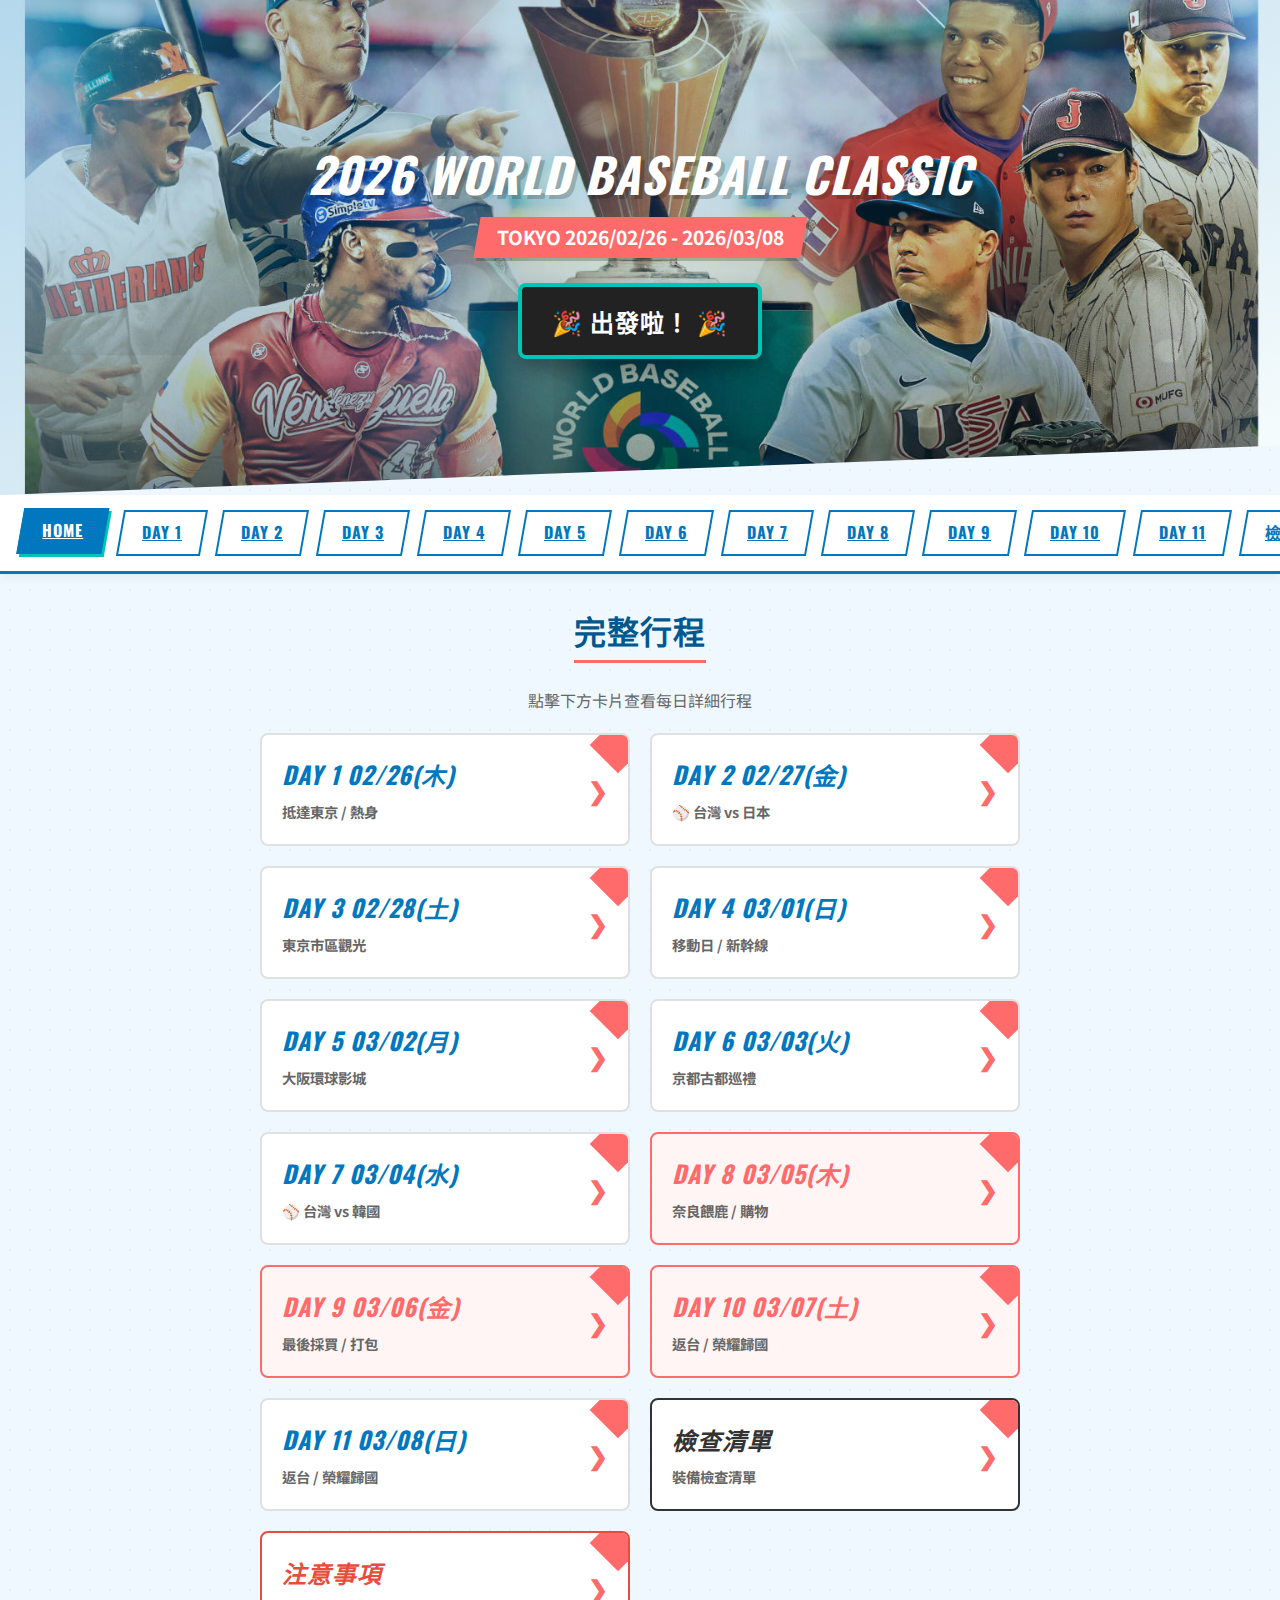
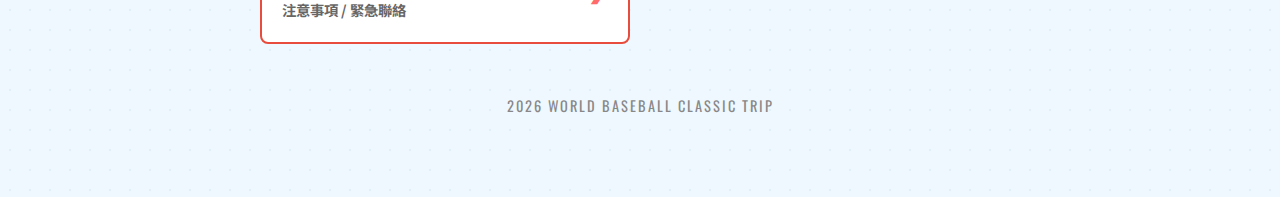
<file: index.html>
<!doctype html>
<html lang="zh-TW">
  <head>
    <meta charset="UTF-8" />
    <meta name="viewport" content="width=device-width, initial-scale=1.0" />
    <title>WBC 2026 - HOME</title>
    <link
      href="https://fonts.googleapis.com/css2?family=Oswald:wght@400;500;700&family=Noto+Sans+TC:wght@400;700&display=swap"
      rel="stylesheet"
    />
    <link rel="stylesheet" href="css/style.css" />
  </head>
  <body>
    <header>
      <h1>2026 WORLD BASEBALL CLASSIC</h1>
      <div class="tagline"><span>TOKYO 2026/02/26 - 2026/03/08</span></div>

      <div id="countdown-box">
        <p>GAME START IN</p>
        <div class="timer">
          <div><span id="days">00</span><small>DAYS</small></div>
          <div><span id="hours">00</span><small>HRS</small></div>
          <div><span id="minutes">00</span><small>MINS</small></div>
          <div><span id="seconds">00</span><small>SECS</small></div>
        </div>
      </div>
    </header>

    <div class="nav-container">
      <div class="nav-wrapper">
        <a href="index.html" class="tab-btn active"><span>HOME</span></a>
        <a href="page/day1.html" class="tab-btn"><span>DAY 1</span></a>
        <a href="page/day2.html" class="tab-btn"><span>DAY 2</span></a>
        <a href="page/day3.html" class="tab-btn"><span>DAY 3</span></a>
        <a href="page/day4.html" class="tab-btn"><span>DAY 4</span></a>
        <a href="page/day5.html" class="tab-btn"><span>DAY 5</span></a>
        <a href="page/day6.html" class="tab-btn"><span>DAY 6</span></a>
        <a href="page/day7.html" class="tab-btn"><span>DAY 7</span></a>
        <a href="page/day8.html" class="tab-btn"><span>DAY 8</span></a>
        <a href="page/day9.html" class="tab-btn"><span>DAY 9</span></a>
        <a href="page/day10.html" class="tab-btn"><span>DAY 10</span></a>
        <a href="page/day11.html" class="tab-btn"><span>DAY 11</span></a>
        <a href="page/gear.html" class="tab-btn"><span>檢查清單</span></a>
        <a href="page/notes.html" class="tab-btn"><span>注意事項</span></a>
      </div>
    </div>

    <div class="container">
      <h2 class="section-title">完整行程</h2>
      <p class="section-desc">點擊下方卡片查看每日詳細行程</p>

      <div class="dashboard-grid">
        <a href="page/day1.html" class="schedule-card">
          <div class="sc-left">
            <h3>DAY 1 02/26(木)</h3>
            <span>抵達東京 / 熱身</span>
          </div>
          <div class="sc-arrow">❯</div>
        </a>

        <a href="page/day2.html" class="schedule-card">
          <div class="sc-left">
            <h3>DAY 2 02/27(金)</h3>
            <span>⚾️ 台灣 vs 日本</span>
          </div>
          <div class="sc-arrow">❯</div>
        </a>

        <a href="page/day3.html" class="schedule-card">
          <div class="sc-left">
            <h3>DAY 3 02/28(土)</h3>
            <span>東京市區觀光</span>
          </div>
          <div class="sc-arrow">❯</div>
        </a>

        <a href="page/day4.html" class="schedule-card">
          <div class="sc-left">
            <h3>DAY 4 03/01(日)</h3>
            <span>移動日 / 新幹線</span>
          </div>
          <div class="sc-arrow">❯</div>
        </a>

        <a href="page/day5.html" class="schedule-card">
          <div class="sc-left">
            <h3>DAY 5 03/02(月)</h3>
            <span>大阪環球影城</span>
          </div>
          <div class="sc-arrow">❯</div>
        </a>

        <a href="page/day6.html" class="schedule-card">
          <div class="sc-left">
            <h3>DAY 6 03/03(火)</h3>
            <span>京都古都巡禮</span>
          </div>
          <div class="sc-arrow">❯</div>
        </a>

        <a href="page/day7.html" class="schedule-card">
          <div class="sc-left">
            <h3>DAY 7 03/04(水)</h3>
            <span>⚾️ 台灣 vs 韓國</span>
          </div>
          <div class="sc-arrow">❯</div>
        </a>

        <a href="page/day8.html" class="schedule-card game-day">
          <div class="sc-left">
            <h3>DAY 8 03/05(木)</h3>
            <span>奈良餵鹿 / 購物</span>
          </div>
          <div class="sc-arrow">❯</div>
        </a>

        <a href="page/day9.html" class="schedule-card game-day">
          <div class="sc-left">
            <h3>DAY 9 03/06(金)</h3>
            <span>最後採買 / 打包</span>
          </div>
          <div class="sc-arrow">❯</div>
        </a>

        <a href="page/day10.html" class="schedule-card game-day">
          <div class="sc-left">
            <h3>DAY 10 03/07(土)</h3>
            <span>返台 / 榮耀歸國</span>
          </div>
          <div class="sc-arrow">❯</div>
        </a>

        <a href="page/day11.html" class="schedule-card">
          <div class="sc-left">
            <h3>DAY 11 03/08(日)</h3>
            <span>返台 / 榮耀歸國</span>
          </div>
          <div class="sc-arrow">❯</div>
        </a>

        <a href="page/gear.html" class="schedule-card" style="border-color: #333">
          <div class="sc-left">
            <h3 style="color: #333">檢查清單</h3>
            <span>裝備檢查清單</span>
          </div>
          <div class="sc-arrow">❯</div>
        </a>

        <a
          href="page/notes.html"
          class="schedule-card"
          style="border-color: #e74c3c"
        >
          <div class="sc-left">
            <h3 style="color: #e74c3c">注意事項</h3>
            <span>注意事項 / 緊急聯絡</span>
          </div>
          <div class="sc-arrow">❯</div>
        </a>
      </div>
    </div>

    <footer>
      <p>2026 WORLD BASEBALL CLASSIC TRIP</p>
    </footer>

    <script src="js/script.js"></script>
  </body>
</html>
</file>
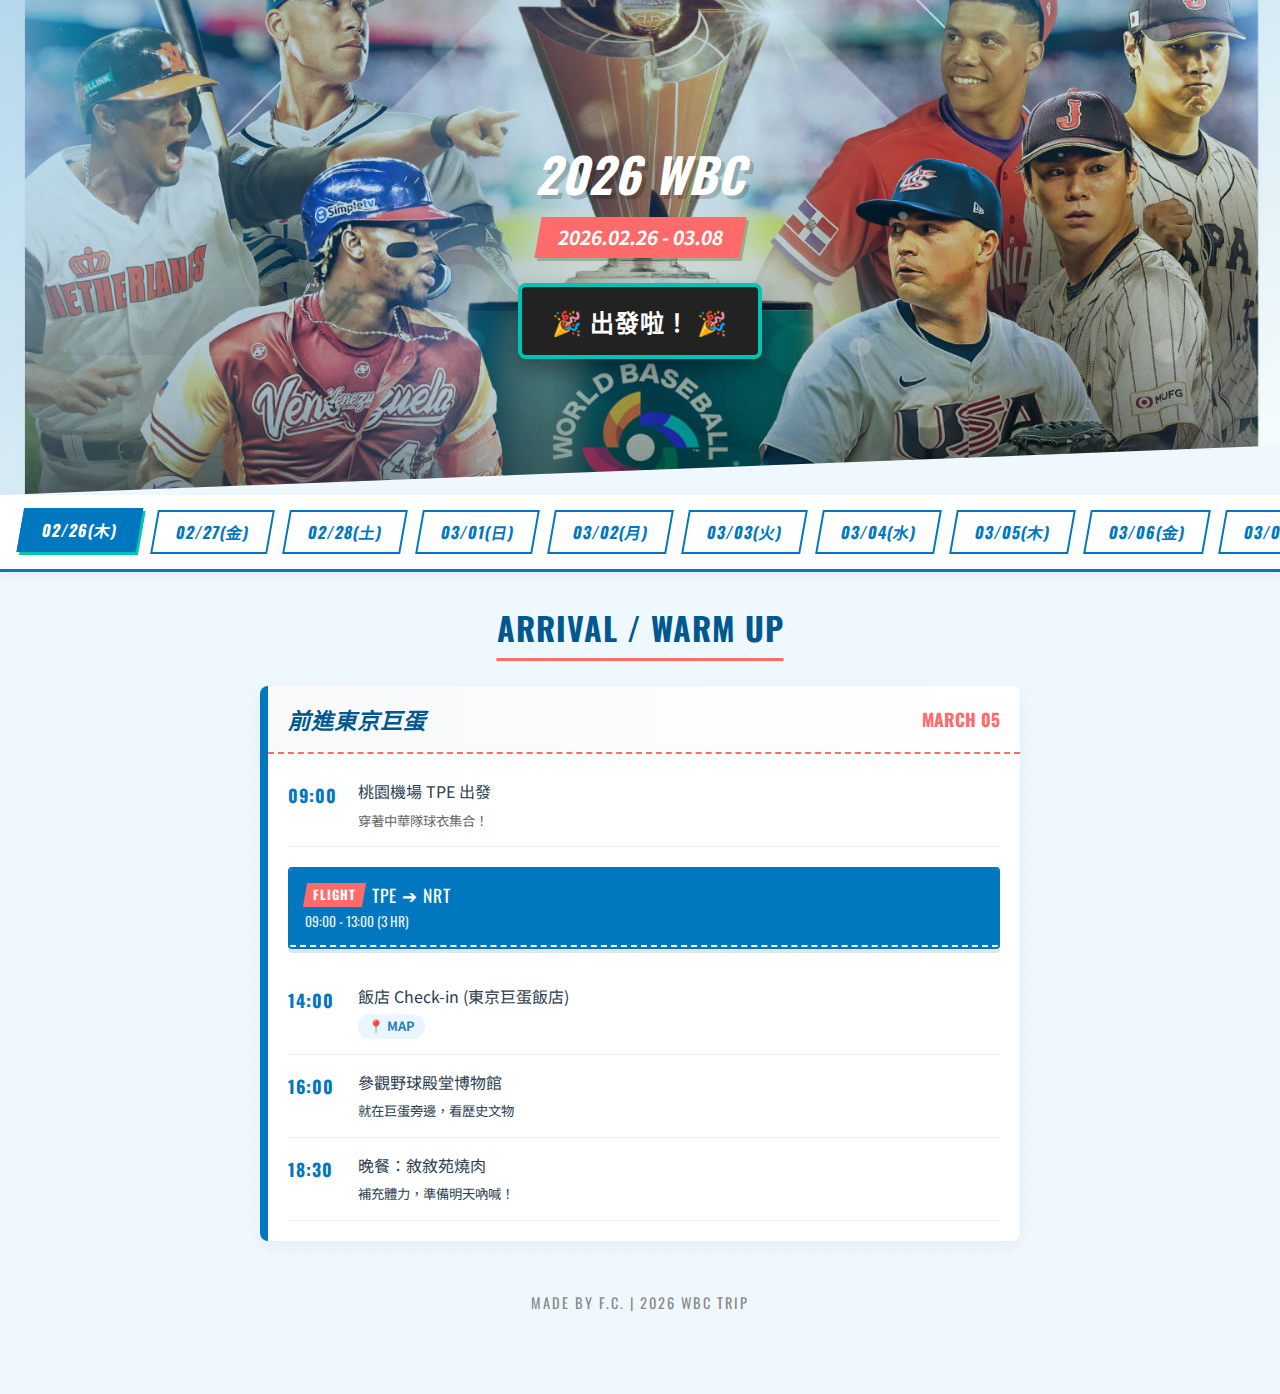
<file: index1.html>
<!doctype html>
<html lang="zh-TW">
  <head>
    <meta charset="UTF-8" />
    <meta name="viewport" content="width=device-width, initial-scale=1.0" />
    <title>2026 WBC</title>
    <link
      href="https://fonts.googleapis.com/css2?family=Oswald:wght@400;500;700&family=Noto+Sans+TC:wght@400;700&display=swap"
      rel="stylesheet"
    />
    <link rel="stylesheet" type="text/css" href="css/style.css" />
  </head>
  <body>
    <header>
      <h1>2026 WBC</h1>
      <div class="tagline">2026.02.26 - 03.08</div>
      <div id="countdown-box">
        <p>距離出發還有：</p>
        <div class="timer">
          <div><span id="days">00</span><small>DAYS</small></div>
          <div><span id="hours">00</span><small>HRS</small></div>
          <div><span id="minutes">00</span><small>MINS</small></div>
          <div><span id="seconds">00</span><small>SECS</small></div>
        </div>
      </div>
    </header>

    <div class="nav-container">
      <div class="nav-wrapper">
        <button class="tab-btn active" onclick="openTab('day1')">
          02/26(木)
        </button>
        <button class="tab-btn" onclick="openTab('day2')">02/27(金)</button>
        <button class="tab-btn" onclick="openTab('day3')">02/28(土)</button>
        <button class="tab-btn" onclick="openTab('day4')">03/01(日)</button>
        <button class="tab-btn" onclick="openTab('day5')">03/02(月)</button>
        <button class="tab-btn" onclick="openTab('day6')">03/03(火)</button>
        <button class="tab-btn" onclick="openTab('day7')">03/04(水)</button>
        <button class="tab-btn" onclick="openTab('day8')">03/05(木)</button>
        <button class="tab-btn" onclick="openTab('day9')">03/06(金)</button>
        <button class="tab-btn" onclick="openTab('day10')">
          03/07(土)
        </button>
        <button class="tab-btn" onclick="openTab('day11')">
          03/08(日)
        </button>
        <button class="tab-btn" onclick="openTab('gear')">
          🎒 檢查清單
        </button>
        <button class="tab-btn" onclick="openTab('notes')">
          ⚠️ 注意事項
        </button>
      </div>
    </div>

    <div class="container">
      <div id="day1" class="tab-content active">
        <h2 class="section-title">ARRIVAL / WARM UP</h2>
        <div class="day-card">
          <div class="day-header">
            <h3>前進東京巨蛋</h3>
            <span>MARCH 05</span>
          </div>
          <div class="day-body">
            <ul class="activity-list">
              <li class="activity">
                <span class="time">09:00</span>
                <div class="detail-wrapper">
                  <span>桃園機場 TPE 出發</span>
                  <small style="color: #666">穿著中華隊球衣集合！</small>
                </div>
              </li>

              <div class="wbc-transit-card">
                <div class="wbc-transit-header" onclick="toggleTransit(this)">
                  <div class="wbc-th-left">
                    <div class="wbc-th-route">
                      <div class="wbc-tag"><span>FLIGHT</span></div>
                      TPE ➔ NRT
                    </div>
                    <div class="wbc-th-time">09:00 - 13:00 (3 HR)</div>
                  </div>
                  <div
                    style="
                      font-size: 1.2rem;
                      transform: rotate(90deg) scaleX(0.8);
                    "
                  >
                  </div>
                </div>

                <div class="wbc-transit-body">
                  <div class="wbc-timeline">
                    <div class="wbc-row">
                      <div class="wbc-time">09:00</div>
                      <div class="wbc-line-col">
                        <div class="wbc-base-dot"></div>
                        <div class="wbc-stitch-line"></div>
                      </div>
                      <div class="wbc-content">
                        <div class="wbc-station">桃園機場 TPE</div>
                        <div class="wbc-info">
                          <strong>星宇航空 JX800</strong><br />
                          球衣穿好，準備出發！
                        </div>
                      </div>
                    </div>

                    <div class="wbc-row">
                      <div class="wbc-time">13:00</div>
                      <div class="wbc-line-col">
                        <div
                          class="wbc-base-dot"
                          style="background: var(--accent-color)"
                        ></div>
                      </div>
                      <div class="wbc-content">
                        <div class="wbc-station">東京成田 NRT</div>
                        <div class="wbc-info">抵達日本！前往領取 JR Pass</div>
                      </div>
                    </div>
                  </div>

                  <div class="wbc-cost">
                    <span>TICKET INFO</span>
                    <span style="color: var(--secondary-color)"
                      >已開票 / PAID</span
                    >
                  </div>
                </div>
              </div>

              <li class="activity">
                <span class="time">14:00</span>
                <div class="detail-wrapper">
                  <span>飯店 Check-in (東京巨蛋飯店)</span>
                  <a href="#" class="location-badge">📍 MAP</a>
                </div>
              </li>
              <li class="activity">
                <span class="time">16:00</span>
                <div class="detail-wrapper">
                  <span>參觀野球殿堂博物館</span>
                  <small>就在巨蛋旁邊，看歷史文物</small>
                </div>
              </li>
              <li class="activity">
                <span class="time">18:30</span>
                <div class="detail-wrapper">
                  <span>晚餐：敘敘苑燒肉</span>
                  <small>補充體力，準備明天吶喊！</small>
                </div>
              </li>
            </ul>
          </div>
        </div>
      </div>

      <div id="day2" class="tab-content">
        <h2 class="section-title">GAME DAY / PLAY BALL</h2>
        <div class="day-card" style="border-left-color: var(--secondary-color)">
          <div class="day-header">
            <h3>中華隊 vs 日本隊</h3>
            <span style="color: var(--secondary-color)">MARCH 06</span>
          </div>
          <div class="day-body">
            <ul class="activity-list">
              <li class="activity">
                <span class="time">14:00</span>
                <div class="detail-wrapper">
                  <span>前往東京巨蛋 (Tokyo Dome)</span>
                  <small style="color: var(--primary-color); font-weight: bold"
                    >★ 記得帶國旗、應援毛巾</small
                  >
                  <a href="#" class="location-badge">📍 DOME MAP</a>
                </div>
              </li>
              <li class="activity">
                <span class="time">16:00</span>
                <div class="detail-wrapper">
                  <span>賽前練習觀看 / 買周邊</span>
                  <small>官方商店 (WBC Official Store)</small>
                </div>
              </li>
              <li class="activity">
                <span
                  class="time"
                  style="color: var(--secondary-color); font-size: 1.4rem"
                  >18:00</span
                >
                <div class="detail-wrapper">
                  <span
                    style="
                      font-size: 1.2rem;
                      font-weight: bold;
                      color: var(--primary-dark);
                    "
                    >PLAY BALL ! 比賽開始</span
                  >
                  <small>全力應援！Team Taiwan！</small>
                </div>
              </li>
              <li class="activity">
                <span class="time">22:00</span>
                <div class="detail-wrapper">
                  <span>賽後居酒屋慶功</span>
                  <small>水道橋附近</small>
                </div>
              </li>
            </ul>
          </div>
        </div>
      </div>

      <div id="day3" class="tab-content">
        <h2 class="section-title">CITY TOUR</h2>
        <div class="day-card">
          <div class="day-header">
            <h3>東京散策</h3>
            <span>MARCH 07</span>
          </div>
          <div class="day-body">
            <ul class="activity-list">
              <li class="activity">
                <span class="time">10:00</span>
                <div class="detail-wrapper">
                  <span>明治神宮參拜</span>
                  <small>祈求中華隊晉級</small>
                </div>
              </li>
              <li class="activity">
                <span class="time">12:00</span>
                <div class="detail-wrapper">
                  <span>澀谷 SHIBUYA SKY</span>
                  <a href="#" class="location-badge">📍 VIEW</a>
                </div>
              </li>
              <li class="activity">
                <span class="time">15:00</span>
                <div class="detail-wrapper">
                  <span>Mizuno / SSK 旗艦店採購</span>
                  <small>御茶水運動用品街</small>
                </div>
              </li>
            </ul>
          </div>
        </div>
      </div>

      <div id="day4" class="tab-content">
        <h2 class="section-title">CITY TOUR</h2>
        <div class="day-card">
          <div class="day-header">
            <h3>東京散策</h3>
            <span>MARCH 07</span>
          </div>
          <div class="day-body">
            <ul class="activity-list">
              <li class="activity">
                <span class="time">10:00</span>
                <div class="detail-wrapper">
                  <span>明治神宮參拜</span>
                  <small>祈求中華隊晉級</small>
                </div>
              </li>
              <li class="activity">
                <span class="time">12:00</span>
                <div class="detail-wrapper">
                  <span>澀谷 SHIBUYA SKY</span>
                  <a href="#" class="location-badge">📍 VIEW</a>
                </div>
              </li>
              <li class="activity">
                <span class="time">15:00</span>
                <div class="detail-wrapper">
                  <span>Mizuno / SSK 旗艦店採購</span>
                  <small>御茶水運動用品街</small>
                </div>
              </li>
            </ul>
          </div>
        </div>
      </div>

      <div id="day5" class="tab-content">
        <h2 class="section-title">CITY TOUR</h2>
        <div class="day-card">
          <div class="day-header">
            <h3>東京散策</h3>
            <span>MARCH 07</span>
          </div>
          <div class="day-body">
            <ul class="activity-list">
              <li class="activity">
                <span class="time">10:00</span>
                <div class="detail-wrapper">
                  <span>明治神宮參拜</span>
                  <small>祈求中華隊晉級</small>
                </div>
              </li>
              <li class="activity">
                <span class="time">12:00</span>
                <div class="detail-wrapper">
                  <span>澀谷 SHIBUYA SKY</span>
                  <a href="#" class="location-badge">📍 VIEW</a>
                </div>
              </li>
              <li class="activity">
                <span class="time">15:00</span>
                <div class="detail-wrapper">
                  <span>Mizuno / SSK 旗艦店採購</span>
                  <small>御茶水運動用品街</small>
                </div>
              </li>
            </ul>
          </div>
        </div>
      </div>

      <div id="day6" class="tab-content">
        <h2 class="section-title">CITY TOUR</h2>
        <div class="day-card">
          <div class="day-header">
            <h3>東京散策</h3>
            <span>MARCH 07</span>
          </div>
          <div class="day-body">
            <ul class="activity-list">
              <li class="activity">
                <span class="time">10:00</span>
                <div class="detail-wrapper">
                  <span>明治神宮參拜</span>
                  <small>祈求中華隊晉級</small>
                </div>
              </li>
              <li class="activity">
                <span class="time">12:00</span>
                <div class="detail-wrapper">
                  <span>澀谷 SHIBUYA SKY</span>
                  <a href="#" class="location-badge">📍 VIEW</a>
                </div>
              </li>
              <li class="activity">
                <span class="time">15:00</span>
                <div class="detail-wrapper">
                  <span>Mizuno / SSK 旗艦店採購</span>
                  <small>御茶水運動用品街</small>
                </div>
              </li>
            </ul>
          </div>
        </div>
      </div>

      <div id="day7" class="tab-content">
        <h2 class="section-title">CITY TOUR</h2>
        <div class="day-card">
          <div class="day-header">
            <h3>東京散策</h3>
            <span>MARCH 07</span>
          </div>
          <div class="day-body">
            <ul class="activity-list">
              <li class="activity">
                <span class="time">10:00</span>
                <div class="detail-wrapper">
                  <span>明治神宮參拜</span>
                  <small>祈求中華隊晉級</small>
                </div>
              </li>
              <li class="activity">
                <span class="time">12:00</span>
                <div class="detail-wrapper">
                  <span>澀谷 SHIBUYA SKY</span>
                  <a href="#" class="location-badge">📍 VIEW</a>
                </div>
              </li>
              <li class="activity">
                <span class="time">15:00</span>
                <div class="detail-wrapper">
                  <span>Mizuno / SSK 旗艦店採購</span>
                  <small>御茶水運動用品街</small>
                </div>
              </li>
            </ul>
          </div>
        </div>
      </div>

      <div id="day8" class="tab-content">
        <h2 class="section-title">CITY TOUR</h2>
        <div class="day-card">
          <div class="day-header">
            <h3>東京散策</h3>
            <span>MARCH 07</span>
          </div>
          <div class="day-body">
            <ul class="activity-list">
              <li class="activity">
                <span class="time">10:00</span>
                <div class="detail-wrapper">
                  <span>明治神宮參拜</span>
                  <small>祈求中華隊晉級</small>
                </div>
              </li>
              <li class="activity">
                <span class="time">12:00</span>
                <div class="detail-wrapper">
                  <span>澀谷 SHIBUYA SKY</span>
                  <a href="#" class="location-badge">📍 VIEW</a>
                </div>
              </li>
              <li class="activity">
                <span class="time">15:00</span>
                <div class="detail-wrapper">
                  <span>Mizuno / SSK 旗艦店採購</span>
                  <small>御茶水運動用品街</small>
                </div>
              </li>
            </ul>
          </div>
        </div>
      </div>

      <div id="day9" class="tab-content">
        <h2 class="section-title">CITY TOUR</h2>
        <div class="day-card">
          <div class="day-header">
            <h3>東京散策</h3>
            <span>MARCH 07</span>
          </div>
          <div class="day-body">
            <ul class="activity-list">
              <li class="activity">
                <span class="time">10:00</span>
                <div class="detail-wrapper">
                  <span>明治神宮參拜</span>
                  <small>祈求中華隊晉級</small>
                </div>
              </li>
              <li class="activity">
                <span class="time">12:00</span>
                <div class="detail-wrapper">
                  <span>澀谷 SHIBUYA SKY</span>
                  <a href="#" class="location-badge">📍 VIEW</a>
                </div>
              </li>
              <li class="activity">
                <span class="time">15:00</span>
                <div class="detail-wrapper">
                  <span>Mizuno / SSK 旗艦店採購</span>
                  <small>御茶水運動用品街</small>
                </div>
              </li>
            </ul>
          </div>
        </div>
      </div>

      <div id="day10" class="tab-content">
        <h2 class="section-title">CITY TOUR</h2>
        <div class="day-card">
          <div class="day-header">
            <h3>東京散策</h3>
            <span>MARCH 07</span>
          </div>
          <div class="day-body">
            <ul class="activity-list">
              <li class="activity">
                <span class="time">10:00</span>
                <div class="detail-wrapper">
                  <span>明治神宮參拜</span>
                  <small>祈求中華隊晉級</small>
                </div>
              </li>
              <li class="activity">
                <span class="time">12:00</span>
                <div class="detail-wrapper">
                  <span>澀谷 SHIBUYA SKY</span>
                  <a href="#" class="location-badge">📍 VIEW</a>
                </div>
              </li>
              <li class="activity">
                <span class="time">15:00</span>
                <div class="detail-wrapper">
                  <span>Mizuno / SSK 旗艦店採購</span>
                  <small>御茶水運動用品街</small>
                </div>
              </li>
            </ul>
          </div>
        </div>
      </div>

      <div id="day11" class="tab-content">
        <h2 class="section-title">CITY TOUR</h2>
        <div class="day-card">
          <div class="day-header">
            <h3>東京散策</h3>
            <span>MARCH 07</span>
          </div>
          <div class="day-body">
            <ul class="activity-list">
              <li class="activity">
                <span class="time">10:00</span>
                <div class="detail-wrapper">
                  <span>明治神宮參拜</span>
                  <small>祈求中華隊晉級</small>
                </div>
              </li>
              <li class="activity">
                <span class="time">12:00</span>
                <div class="detail-wrapper">
                  <span>澀谷 SHIBUYA SKY</span>
                  <a href="#" class="location-badge">📍 VIEW</a>
                </div>
              </li>
              <li class="activity">
                <span class="time">15:00</span>
                <div class="detail-wrapper">
                  <span>Mizuno / SSK 旗艦店採購</span>
                  <small>御茶水運動用品街</small>
                </div>
              </li>
            </ul>
          </div>
        </div>
      </div>

      <div id="gear" class="tab-content">
        <h2 class="section-title">TEAM 檢查清單 CHECK</h2>
        <div class="day-card">
          <div class="day-body">
            <div
              style="display: grid; grid-template-columns: 1fr 1fr; gap: 15px"
            >
              <label
                style="
                  display: flex;
                  align-items: center;
                  gap: 10px;
                  padding: 10px;
                  background: #f9f9f9;
                  border-radius: 4px;
                "
              >
                <input
                  type="checkbox"
                  style="
                    width: 20px;
                    height: 20px;
                    accent-color: var(--primary-color);
                  "
                />
                <span>護照 / 門票</span>
              </label>
              <label
                style="
                  display: flex;
                  align-items: center;
                  gap: 10px;
                  padding: 10px;
                  background: #f9f9f9;
                  border-radius: 4px;
                "
              >
                <input
                  type="checkbox"
                  style="
                    width: 20px;
                    height: 20px;
                    accent-color: var(--primary-color);
                  "
                />
                <span>球衣 / 加油棒</span>
              </label>
              <label
                style="
                  display: flex;
                  align-items: center;
                  gap: 10px;
                  padding: 10px;
                  background: #f9f9f9;
                  border-radius: 4px;
                "
              >
                <input
                  type="checkbox"
                  style="
                    width: 20px;
                    height: 20px;
                    accent-color: var(--primary-color);
                  "
                />
                <span>國旗</span>
              </label>
              <label
                style="
                  display: flex;
                  align-items: center;
                  gap: 10px;
                  padding: 10px;
                  background: #f9f9f9;
                  border-radius: 4px;
                "
              >
                <input
                  type="checkbox"
                  style="
                    width: 20px;
                    height: 20px;
                    accent-color: var(--primary-color);
                  "
                />
                <span>行動電源</span>
              </label>
            </div>
          </div>
        </div>
      </div>

      <div id="notes" class="tab-content">
        <h2 class="section-title">🇹🇭 泰國旅遊須知</h2>
        <p style="text-align: center; color: #666; margin-bottom: 20px">
          入境隨俗，避開地雷，玩得更開心！
        </p>

        <div class="checklist-grid">
          <div class="check-category" style="border-top-color: #e74c3c">
            <h3 style="color: #c0392b">🙏 文化與禁忌</h3>
            <div style="font-size: 0.95rem; color: #444; line-height: 1.8">
              <p>
                <strong>• 寺廟服裝：</strong>進皇宮/寺廟絕對<span
                  style="color: #e74c3c; font-weight: bold"
                  >不可穿短褲、短裙、無袖</span
                >。需穿著蓋過膝蓋的褲/裙。
              </p>
              <p>
                <strong>• 頭部神聖：</strong>泰國人認為頭是靈魂所在，<span
                  style="color: #e74c3c; font-weight: bold"
                  >千萬不要摸別人的頭</span
                >（包含小孩）。
              </p>
              <p>
                <strong>• 女性與僧侶：</strong
                >女性搭車或走路時，請與僧侶保持距離，絕對不可觸碰到僧侶身體。
              </p>
            </div>
          </div>

          <div class="check-category" style="border-top-color: #f39c12">
            <h3 style="color: #d35400">🚕 交通與防詐</h3>
            <div style="font-size: 0.95rem; color: #444; line-height: 1.8">
              <p>
                <strong>• 計程車：</strong>上車前堅持
                <span style="color: #d35400; font-weight: bold"
                  >"By Meter" (跳錶)</span
                >。喊價通常都貴 2-3 倍。
              </p>
              <p>
                <strong>• 嘟嘟車 (Tuk-tuk)：</strong
                >體驗即可，一定要先殺價確認金額再上車。
              </p>
              <p>
                <strong>• 景點沒開？：</strong
                >若有人告訴你「大皇宮今天沒開」，帶你去別的廟或珠寶店，<span
                  style="color: #e74c3c; font-weight: bold"
                  >這是詐騙！</span
                >請直接走去門口確認。
              </p>
            </div>
          </div>

          <div class="check-category" style="border-top-color: #27ae60">
            <h3 style="color: #27ae60">💵 小費與生活</h3>
            <div style="font-size: 0.95rem; color: #444; line-height: 1.8">
              <p>
                <strong>• 小費文化：</strong>按摩通常給
                ฿50-100，飯店床頭/搬行李給 ฿20-50。<span
                  style="color: #27ae60; font-weight: bold"
                  >請給紙鈔</span
                >，不要給硬幣（硬幣是給乞丐的）。
              </p>
              <p>
                <strong>• 飲用水：</strong
                >自來水不可生飲，請買便利商店的瓶裝水。
              </p>
              <p>
                <strong>• 電壓插座：</strong>泰國
                220V，插座通常與台灣通用（雙孔扁頭），3C產品不需變壓器。
              </p>
            </div>
          </div>

          <div class="check-category" style="border-top-color: #8e44ad">
            <h3 style="color: #8e44ad">🚫 特殊規定</h3>
            <div style="font-size: 0.95rem; color: #444; line-height: 1.8">
              <p>
                <strong>• 榴槤禁令：</strong>飯店和地鐵 (MRT/BTS) 通常<span
                  style="color: #e74c3c; font-weight: bold"
                  >禁止攜帶榴槤</span
                >，違者會被罰款。
              </p>
              <p>
                <strong>• 禁菸酒：</strong>公共場所大多禁菸。電子菸在泰國是<span
                  style="color: #e74c3c; font-weight: bold"
                  >違法</span
                >的，請勿攜帶入境。
              </p>
              <p>
                <strong>• 大麻：</strong
                >雖然合法化，但僅限特定區域，公共場所吸食仍違法，親子旅遊請避開大麻店。
              </p>
            </div>
          </div>

          <div class="check-category" style="border-top-color: #2980b9">
            <h3 style="color: #2980b9">🆘 緊急聯絡</h3>
            <div style="font-size: 0.95rem; color: #444; line-height: 1.8">
              <p><strong>• 觀光警察：</strong>1155 (有中文服務)</p>
              <p><strong>• 救護車：</strong>1669</p>
              <p><strong>• 駐泰代表處：</strong>081-666-4006 (急難救助用)</p>
              <p>
                <strong>• 保險：</strong>生病請去私立醫院 (如 BNH,
                Samitivej)，記得留收據回台請款。
              </p>
            </div>
          </div>
        </div>
      </div>
    </div>

    <footer>
      <p>Made by F.C. | 2026 WBC Trip</p>
    </footer>

    <script src="js/script.js"></script>
  </body>
</html>
</file>
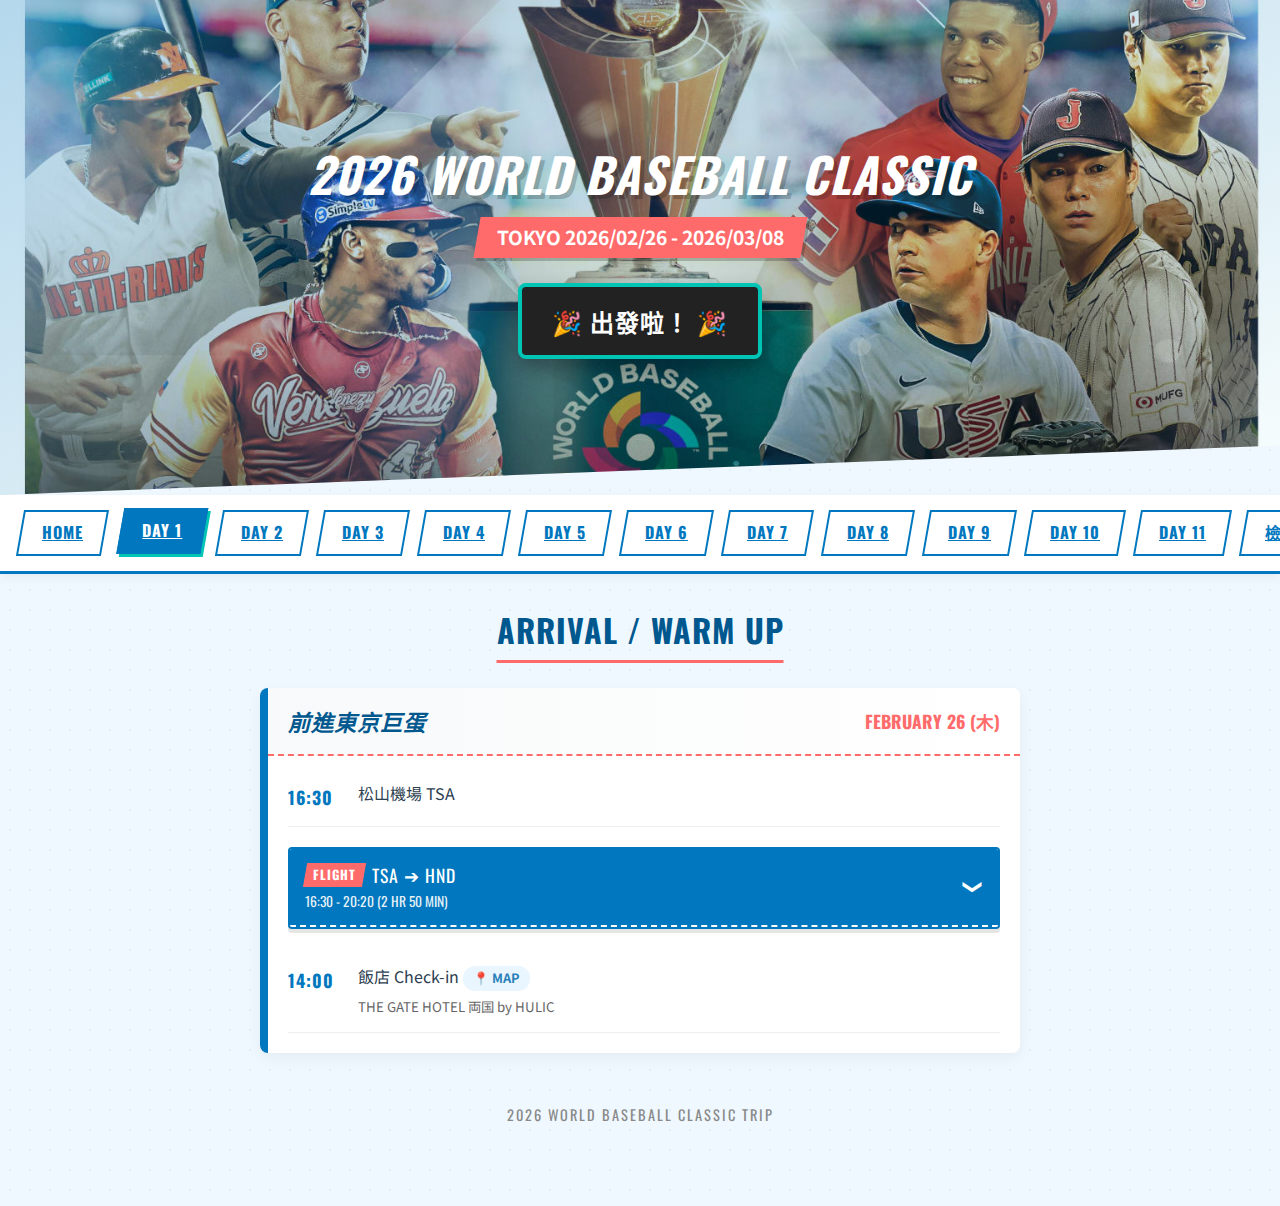
<file: page/day1.html>
<!doctype html>
<html lang="zh-TW">
  <head>
    <meta charset="UTF-8" />
    <meta name="viewport" content="width=device-width, initial-scale=1.0" />
    <title>Day 1 - WBC 2026</title>
    <link
      href="https://fonts.googleapis.com/css2?family=Oswald:wght@400;500;700&family=Noto+Sans+TC:wght@400;700&display=swap"
      rel="stylesheet"
    />
    <link rel="stylesheet" href="../css/style.css" />
  </head>
  <body>
    <header>
      <h1>2026 WORLD BASEBALL CLASSIC</h1>
      <div class="tagline"><span>TOKYO 2026/02/26 - 2026/03/08</span></div>

      <div id="countdown-box">
        <p>GAME START IN</p>
        <div class="timer">
          <div><span id="days">00</span><small>DAYS</small></div>
          <div><span id="hours">00</span><small>HRS</small></div>
          <div><span id="minutes">00</span><small>MINS</small></div>
          <div><span id="seconds">00</span><small>SECS</small></div>
        </div>
      </div>
    </header>
    <div class="nav-container">
      <div class="nav-wrapper">
        <a href="../index.html" class="tab-btn"><span>HOME</span></a>
        <a href="day1.html" class="tab-btn active"><span>DAY 1</span></a>
        <a href="day2.html" class="tab-btn"><span>DAY 2</span></a>
        <a href="day3.html" class="tab-btn"><span>DAY 3</span></a>
        <a href="day4.html" class="tab-btn"><span>DAY 4</span></a>
        <a href="day5.html" class="tab-btn"><span>DAY 5</span></a>
        <a href="day6.html" class="tab-btn"><span>DAY 6</span></a>
        <a href="day7.html" class="tab-btn"><span>DAY 7</span></a>
        <a href="day8.html" class="tab-btn"><span>DAY 8</span></a>
        <a href="day9.html" class="tab-btn"><span>DAY 9</span></a>
        <a href="day10.html" class="tab-btn"><span>DAY 10</span></a>
        <a href="day11.html" class="tab-btn"><span>DAY 11</span></a>
        <a href="gear.html" class="tab-btn"><span>檢查清單</span></a>
        <a href="notes.html" class="tab-btn"><span>注意事項</span></a>
      </div>
    </div>

    <div class="container">
      <h2 class="section-title">ARRIVAL / WARM UP</h2>

      <div class="day-card">
        <div class="day-header">
          <h3>前進東京巨蛋</h3>
          <span>FEBRUARY 26 (木)</span>
        </div>
        <div class="day-body">
          <ul class="activity-list">
            <li class="activity">
              <span class="time">16:30</span>
              <div class="detail-wrapper">
                <span>松山機場 TSA</span>
                <small></small>
              </div>
            </li>

            <div class="wbc-transit-card">
              <div class="wbc-transit-header" onclick="toggleTransit(this)">
                <div class="wbc-th-left">
                  <div class="wbc-th-route">
                    <div class="wbc-tag"><span>FLIGHT</span></div>
                    TSA ➔ HND
                  </div>
                  <div class="wbc-th-time">16:30 - 20:20 (2 HR 50 MIN)</div>
                </div>
                <div style="font-size: 1.2rem; transform: rotate(90deg)">❯</div>
              </div>
              <div class="wbc-transit-body">
                <div class="wbc-timeline">
                  <div class="wbc-row">
                    <div class="wbc-time">16:30</div>
                    <div class="wbc-line-col">
                      <div class="wbc-base-dot"></div>
                      <div class="wbc-stitch-line"></div>
                    </div>
                    <div class="wbc-content">
                      <div class="wbc-station">松山機場 TSA</div>
                      <div class="wbc-info">
                        <strong>長榮航空 BR190</strong><br />
                        球衣穿好，準備出發！
                      </div>
                    </div>
                  </div>

                  <div class="wbc-row">
                    <div class="wbc-time">20:20</div>
                    <div class="wbc-line-col">
                      <div
                        class="wbc-base-dot"
                        style="background: var(--accent-color)"
                      ></div>
                    </div>
                    <div class="wbc-content">
                      <div class="wbc-station">東京羽田 HND</div>
                      <div class="wbc-info">抵達日本！</div>
                    </div>
                  </div>
                </div>

                <div class="wbc-cost">
                  <span>TICKET INFO</span>
                  <span style="color: var(--secondary-color)"
                    >已開票 / PAID</span
                  >
                </div>
              </div>
            </div>

            <li class="activity">
              <span class="time">14:00</span>
              <div class="detail-wrapper">
                <span>
                    飯店 Check-in
                    <a href="https://maps.app.goo.gl/jFHJSGZPbPM1AZS29" target="_blank" class="location-badge">📍 MAP</a>
                </span>
                <small style="color: #666">THE GATE HOTEL 両国 by HULIC</small>
              </div>
            </li>
          </ul>
        </div>
      </div>
    </div>

    <footer>
      <p>2026 WORLD BASEBALL CLASSIC TRIP</p>
    </footer>

    <script src="../js/script.js"></script>
  </body>
</html>
</file>
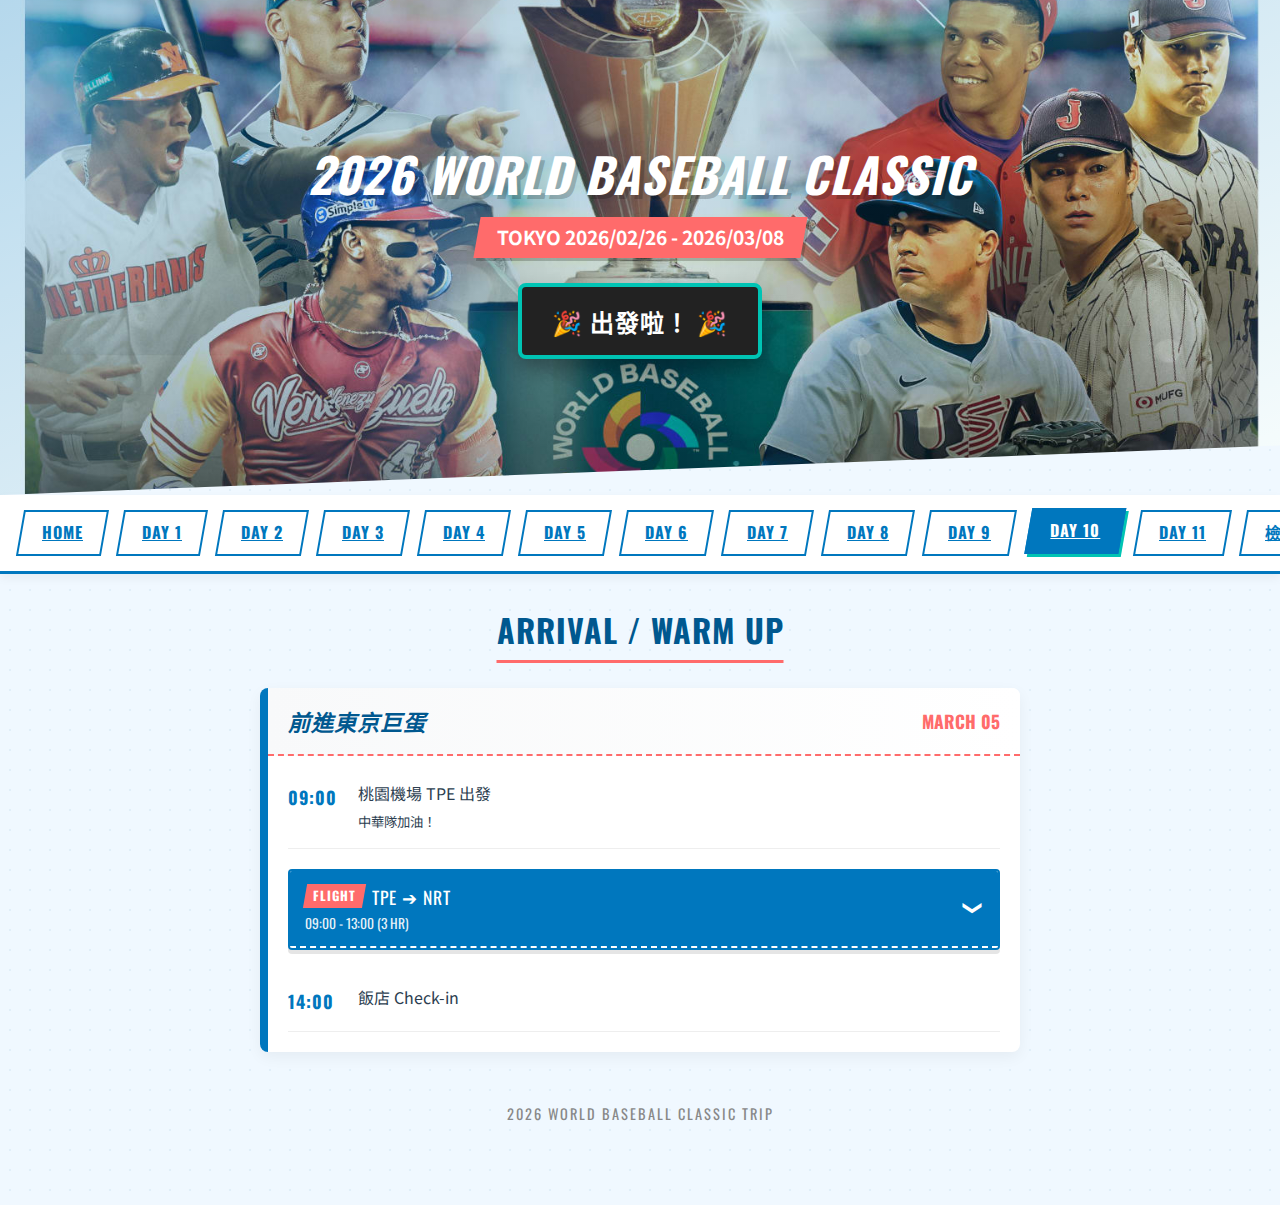
<file: page/day10.html>
<!doctype html>
<html lang="zh-TW">
  <head>
    <meta charset="UTF-8" />
    <meta name="viewport" content="width=device-width, initial-scale=1.0" />
    <title>Day 1 - WBC 2026</title>
    <link
      href="https://fonts.googleapis.com/css2?family=Oswald:wght@400;500;700&family=Noto+Sans+TC:wght@400;700&display=swap"
      rel="stylesheet"
    />
    <link rel="stylesheet" href="../css/style.css" />
  </head>
  <body>
    <header>
      <h1>2026 WORLD BASEBALL CLASSIC</h1>
      <div class="tagline"><span>TOKYO 2026/02/26 - 2026/03/08</span></div>

      <div id="countdown-box">
        <p>GAME START IN</p>
        <div class="timer">
          <div><span id="days">00</span><small>DAYS</small></div>
          <div><span id="hours">00</span><small>HRS</small></div>
          <div><span id="minutes">00</span><small>MINS</small></div>
          <div><span id="seconds">00</span><small>SECS</small></div>
        </div>
      </div>
    </header>
    <div class="nav-container">
      <div class="nav-wrapper">
        <a href="../index.html" class="tab-btn"><span>HOME</span></a>
        <a href="day1.html" class="tab-btn"><span>DAY 1</span></a>
        <a href="day2.html" class="tab-btn"><span>DAY 2</span></a>
        <a href="day3.html" class="tab-btn"><span>DAY 3</span></a>
        <a href="day4.html" class="tab-btn"><span>DAY 4</span></a>
        <a href="day5.html" class="tab-btn"><span>DAY 5</span></a>
        <a href="day6.html" class="tab-btn"><span>DAY 6</span></a>
        <a href="day7.html" class="tab-btn"><span>DAY 7</span></a>
        <a href="day8.html" class="tab-btn"><span>DAY 8</span></a>
        <a href="day9.html" class="tab-btn"><span>DAY 9</span></a>
        <a href="day10.html" class="tab-btn active"><span>DAY 10</span></a>
        <a href="day11.html" class="tab-btn"><span>DAY 11</span></a>
        <a href="gear.html" class="tab-btn"><span>檢查清單</span></a>
        <a href="notes.html" class="tab-btn"><span>注意事項</span></a>
      </div>
    </div>

    <div class="container">
      <h2 class="section-title">ARRIVAL / WARM UP</h2>

      <div class="day-card">
        <div class="day-header">
          <h3>前進東京巨蛋</h3>
          <span>MARCH 05</span>
        </div>
        <div class="day-body">
          <ul class="activity-list">
            <li class="activity">
              <span class="time">09:00</span>
              <div class="detail-wrapper">
                <span>桃園機場 TPE 出發</span>
                <small>中華隊加油！</small>
              </div>
            </li>

            <div class="wbc-transit-card">
              <div class="wbc-transit-header" onclick="toggleTransit(this)">
                <div class="wbc-th-left">
                  <div class="wbc-th-route">
                    <div class="wbc-tag"><span>FLIGHT</span></div>
                    TPE ➔ NRT
                  </div>
                  <div class="wbc-th-time">09:00 - 13:00 (3 HR)</div>
                </div>
                <div style="font-size: 1.2rem; transform: rotate(90deg)">❯</div>
              </div>
              <div class="wbc-transit-body">
                <div class="wbc-timeline">
                  <div class="wbc-row">
                    <div class="wbc-time">09:00</div>
                    <div class="wbc-line-col">
                      <div class="wbc-base-dot"></div>
                      <div class="wbc-stitch-line"></div>
                    </div>
                    <div class="wbc-content">
                      <div class="wbc-station">桃園機場 TPE</div>
                      <div class="wbc-info">星宇航空 JX800</div>
                    </div>
                  </div>
                  <div class="wbc-row">
                    <div class="wbc-time">13:00</div>
                    <div class="wbc-line-col">
                      <div
                        class="wbc-base-dot"
                        style="background: var(--accent-color)"
                      ></div>
                    </div>
                    <div class="wbc-content">
                      <div class="wbc-station">東京成田 NRT</div>
                    </div>
                  </div>
                </div>
              </div>
            </div>

            <li class="activity">
              <span class="time">14:00</span>
              <div class="detail-wrapper">
                <span>飯店 Check-in</span>
              </div>
            </li>
          </ul>
        </div>
      </div>
    </div>

    <footer>
      <p>2026 WORLD BASEBALL CLASSIC TRIP</p>
    </footer>

    <script src="../js/script.js"></script>
  </body>
</html>
</file>
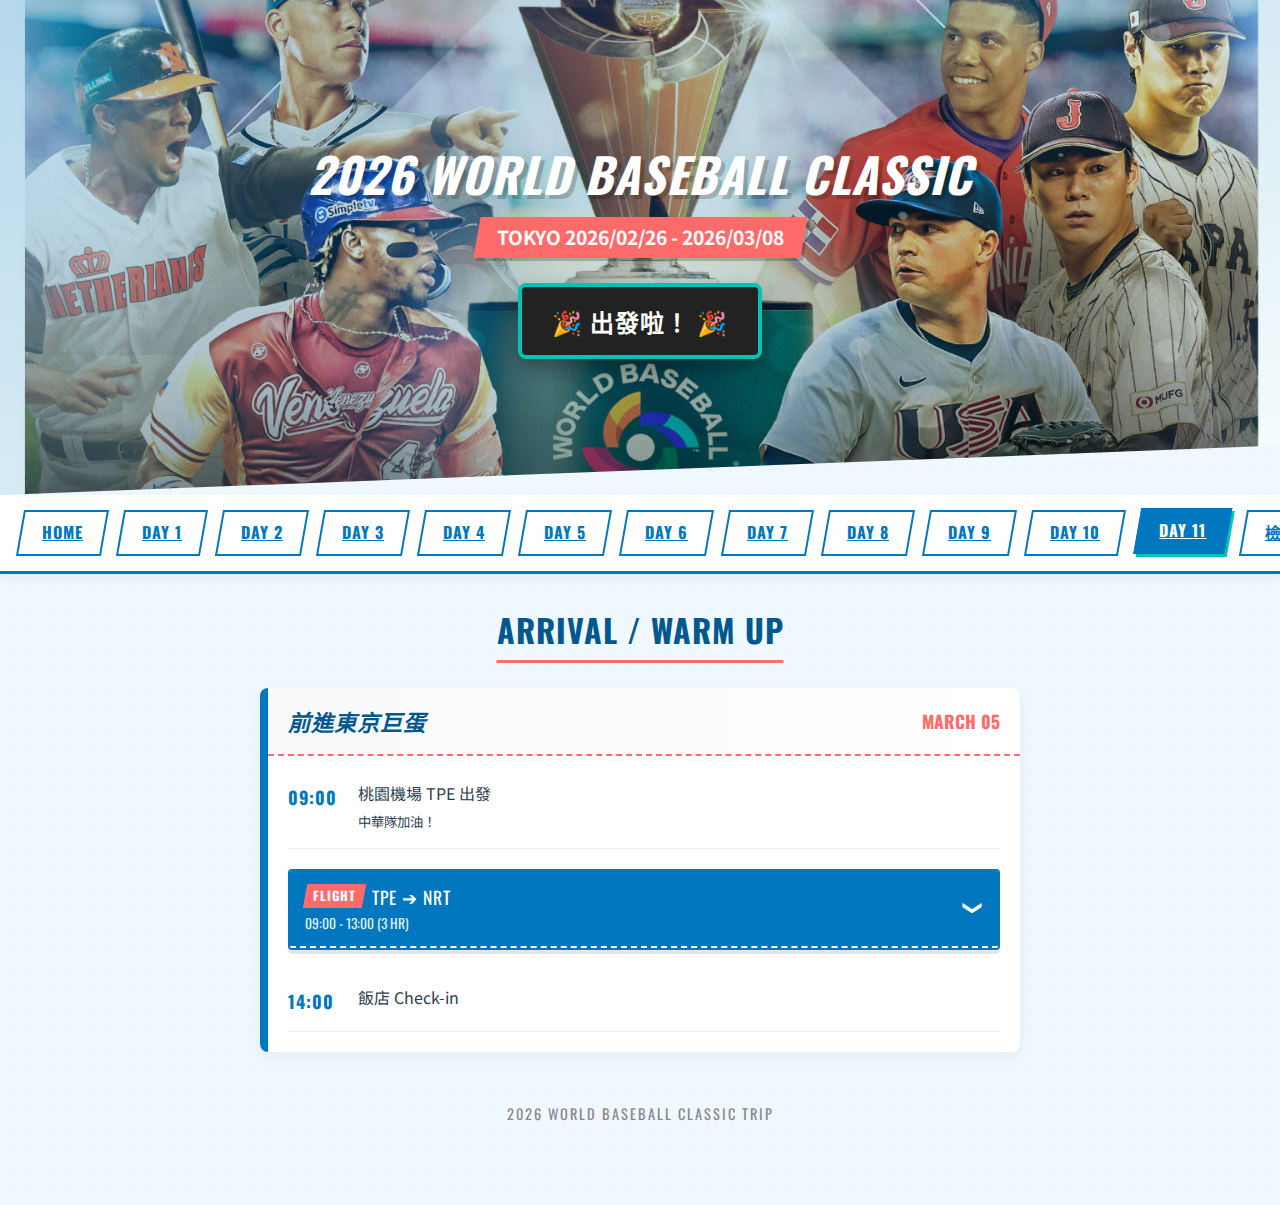
<file: page/day11.html>
<!doctype html>
<html lang="zh-TW">
  <head>
    <meta charset="UTF-8" />
    <meta name="viewport" content="width=device-width, initial-scale=1.0" />
    <title>Day 1 - WBC 2026</title>
    <link
      href="https://fonts.googleapis.com/css2?family=Oswald:wght@400;500;700&family=Noto+Sans+TC:wght@400;700&display=swap"
      rel="stylesheet"
    />
    <link rel="stylesheet" href="../css/style.css" />
  </head>
  <body>
    <header>
      <h1>2026 WORLD BASEBALL CLASSIC</h1>
      <div class="tagline"><span>TOKYO 2026/02/26 - 2026/03/08</span></div>

      <div id="countdown-box">
        <p>GAME START IN</p>
        <div class="timer">
          <div><span id="days">00</span><small>DAYS</small></div>
          <div><span id="hours">00</span><small>HRS</small></div>
          <div><span id="minutes">00</span><small>MINS</small></div>
          <div><span id="seconds">00</span><small>SECS</small></div>
        </div>
      </div>
    </header>
    <div class="nav-container">
      <div class="nav-wrapper">
        <a href="../index.html" class="tab-btn"><span>HOME</span></a>
        <a href="day1.html" class="tab-btn"><span>DAY 1</span></a>
        <a href="day2.html" class="tab-btn"><span>DAY 2</span></a>
        <a href="day3.html" class="tab-btn"><span>DAY 3</span></a>
        <a href="day4.html" class="tab-btn"><span>DAY 4</span></a>
        <a href="day5.html" class="tab-btn"><span>DAY 5</span></a>
        <a href="day6.html" class="tab-btn"><span>DAY 6</span></a>
        <a href="day7.html" class="tab-btn"><span>DAY 7</span></a>
        <a href="day8.html" class="tab-btn"><span>DAY 8</span></a>
        <a href="day9.html" class="tab-btn"><span>DAY 9</span></a>
        <a href="day10.html" class="tab-btn"><span>DAY 10</span></a>
        <a href="day11.html" class="tab-btn active"><span>DAY 11</span></a>
        <a href="gear.html" class="tab-btn"><span>檢查清單</span></a>
        <a href="notes.html" class="tab-btn"><span>注意事項</span></a>
      </div>
    </div>

    <div class="container">
      <h2 class="section-title">ARRIVAL / WARM UP</h2>

      <div class="day-card">
        <div class="day-header">
          <h3>前進東京巨蛋</h3>
          <span>MARCH 05</span>
        </div>
        <div class="day-body">
          <ul class="activity-list">
            <li class="activity">
              <span class="time">09:00</span>
              <div class="detail-wrapper">
                <span>桃園機場 TPE 出發</span>
                <small>中華隊加油！</small>
              </div>
            </li>

            <div class="wbc-transit-card">
              <div class="wbc-transit-header" onclick="toggleTransit(this)">
                <div class="wbc-th-left">
                  <div class="wbc-th-route">
                    <div class="wbc-tag"><span>FLIGHT</span></div>
                    TPE ➔ NRT
                  </div>
                  <div class="wbc-th-time">09:00 - 13:00 (3 HR)</div>
                </div>
                <div style="font-size: 1.2rem; transform: rotate(90deg)">❯</div>
              </div>
              <div class="wbc-transit-body">
                <div class="wbc-timeline">
                  <div class="wbc-row">
                    <div class="wbc-time">09:00</div>
                    <div class="wbc-line-col">
                      <div class="wbc-base-dot"></div>
                      <div class="wbc-stitch-line"></div>
                    </div>
                    <div class="wbc-content">
                      <div class="wbc-station">桃園機場 TPE</div>
                      <div class="wbc-info">星宇航空 JX800</div>
                    </div>
                  </div>
                  <div class="wbc-row">
                    <div class="wbc-time">13:00</div>
                    <div class="wbc-line-col">
                      <div
                        class="wbc-base-dot"
                        style="background: var(--accent-color)"
                      ></div>
                    </div>
                    <div class="wbc-content">
                      <div class="wbc-station">東京成田 NRT</div>
                    </div>
                  </div>
                </div>
              </div>
            </div>

            <li class="activity">
              <span class="time">14:00</span>
              <div class="detail-wrapper">
                <span>飯店 Check-in</span>
              </div>
            </li>
          </ul>
        </div>
      </div>
    </div>

    <footer>
      <p>2026 WORLD BASEBALL CLASSIC TRIP</p>
    </footer>

    <script src="../js/script.js"></script>
  </body>
</html>
</file>
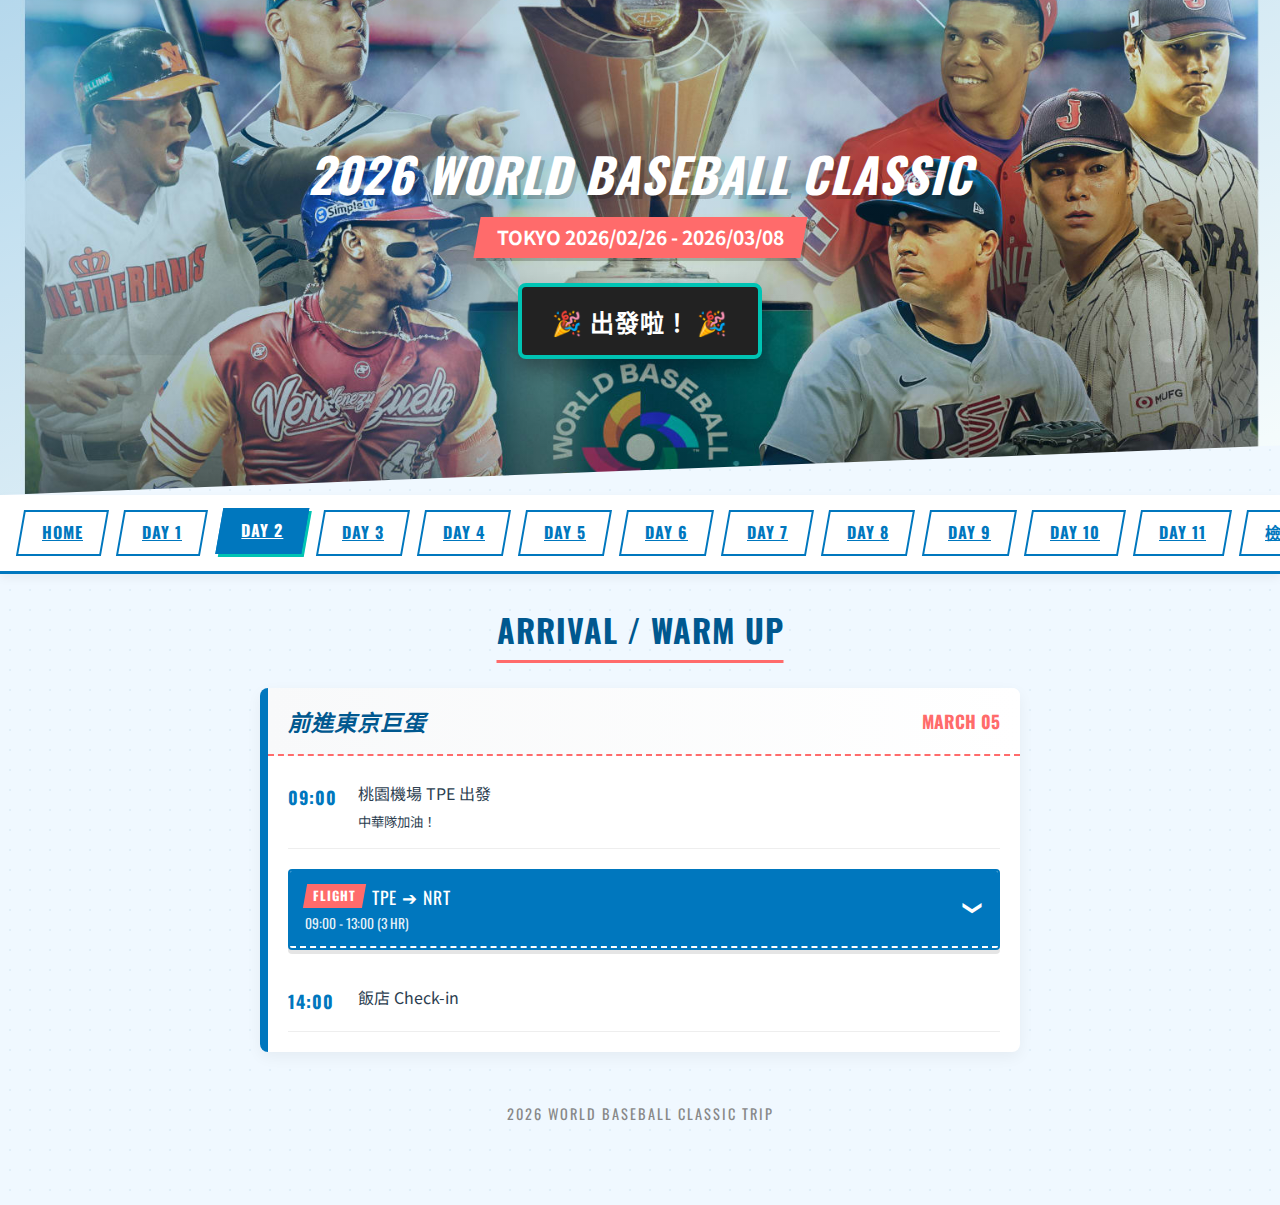
<file: page/day2.html>
<!doctype html>
<html lang="zh-TW">
  <head>
    <meta charset="UTF-8" />
    <meta name="viewport" content="width=device-width, initial-scale=1.0" />
    <title>Day 1 - WBC 2026</title>
    <link
      href="https://fonts.googleapis.com/css2?family=Oswald:wght@400;500;700&family=Noto+Sans+TC:wght@400;700&display=swap"
      rel="stylesheet"
    />
    <link rel="stylesheet" href="../css/style.css" />
  </head>
  <body>
    <header>
      <h1>2026 WORLD BASEBALL CLASSIC</h1>
      <div class="tagline"><span>TOKYO 2026/02/26 - 2026/03/08</span></div>

      <div id="countdown-box">
        <p>GAME START IN</p>
        <div class="timer">
          <div><span id="days">00</span><small>DAYS</small></div>
          <div><span id="hours">00</span><small>HRS</small></div>
          <div><span id="minutes">00</span><small>MINS</small></div>
          <div><span id="seconds">00</span><small>SECS</small></div>
        </div>
      </div>
    </header>
    <div class="nav-container">
      <div class="nav-wrapper">
        <a href="../index.html" class="tab-btn"><span>HOME</span></a>
        <a href="day1.html" class="tab-btn"><span>DAY 1</span></a>
        <a href="day2.html" class="tab-btn active"><span>DAY 2</span></a>
        <a href="day3.html" class="tab-btn"><span>DAY 3</span></a>
        <a href="day4.html" class="tab-btn"><span>DAY 4</span></a>
        <a href="day5.html" class="tab-btn"><span>DAY 5</span></a>
        <a href="day6.html" class="tab-btn"><span>DAY 6</span></a>
        <a href="day7.html" class="tab-btn"><span>DAY 7</span></a>
        <a href="day8.html" class="tab-btn"><span>DAY 8</span></a>
        <a href="day9.html" class="tab-btn"><span>DAY 9</span></a>
        <a href="day10.html" class="tab-btn"><span>DAY 10</span></a>
        <a href="day11.html" class="tab-btn"><span>DAY 11</span></a>
        <a href="gear.html" class="tab-btn"><span>檢查清單</span></a>
        <a href="notes.html" class="tab-btn"><span>注意事項</span></a>
      </div>
    </div>

    <div class="container">
      <h2 class="section-title">ARRIVAL / WARM UP</h2>

      <div class="day-card">
        <div class="day-header">
          <h3>前進東京巨蛋</h3>
          <span>MARCH 05</span>
        </div>
        <div class="day-body">
          <ul class="activity-list">
            <li class="activity">
              <span class="time">09:00</span>
              <div class="detail-wrapper">
                <span>桃園機場 TPE 出發</span>
                <small>中華隊加油！</small>
              </div>
            </li>

            <div class="wbc-transit-card">
              <div class="wbc-transit-header" onclick="toggleTransit(this)">
                <div class="wbc-th-left">
                  <div class="wbc-th-route">
                    <div class="wbc-tag"><span>FLIGHT</span></div>
                    TPE ➔ NRT
                  </div>
                  <div class="wbc-th-time">09:00 - 13:00 (3 HR)</div>
                </div>
                <div style="font-size: 1.2rem; transform: rotate(90deg)">❯</div>
              </div>
              <div class="wbc-transit-body">
                <div class="wbc-timeline">
                  <div class="wbc-row">
                    <div class="wbc-time">09:00</div>
                    <div class="wbc-line-col">
                      <div class="wbc-base-dot"></div>
                      <div class="wbc-stitch-line"></div>
                    </div>
                    <div class="wbc-content">
                      <div class="wbc-station">桃園機場 TPE</div>
                      <div class="wbc-info">星宇航空 JX800</div>
                    </div>
                  </div>
                  <div class="wbc-row">
                    <div class="wbc-time">13:00</div>
                    <div class="wbc-line-col">
                      <div
                        class="wbc-base-dot"
                        style="background: var(--accent-color)"
                      ></div>
                    </div>
                    <div class="wbc-content">
                      <div class="wbc-station">東京成田 NRT</div>
                    </div>
                  </div>
                </div>
              </div>
            </div>

            <li class="activity">
              <span class="time">14:00</span>
              <div class="detail-wrapper">
                <span>飯店 Check-in</span>
              </div>
            </li>
          </ul>
        </div>
      </div>
    </div>

    <footer>
      <p>2026 WORLD BASEBALL CLASSIC TRIP</p>
    </footer>

    <script src="../js/script.js"></script>
  </body>
</html>
</file>
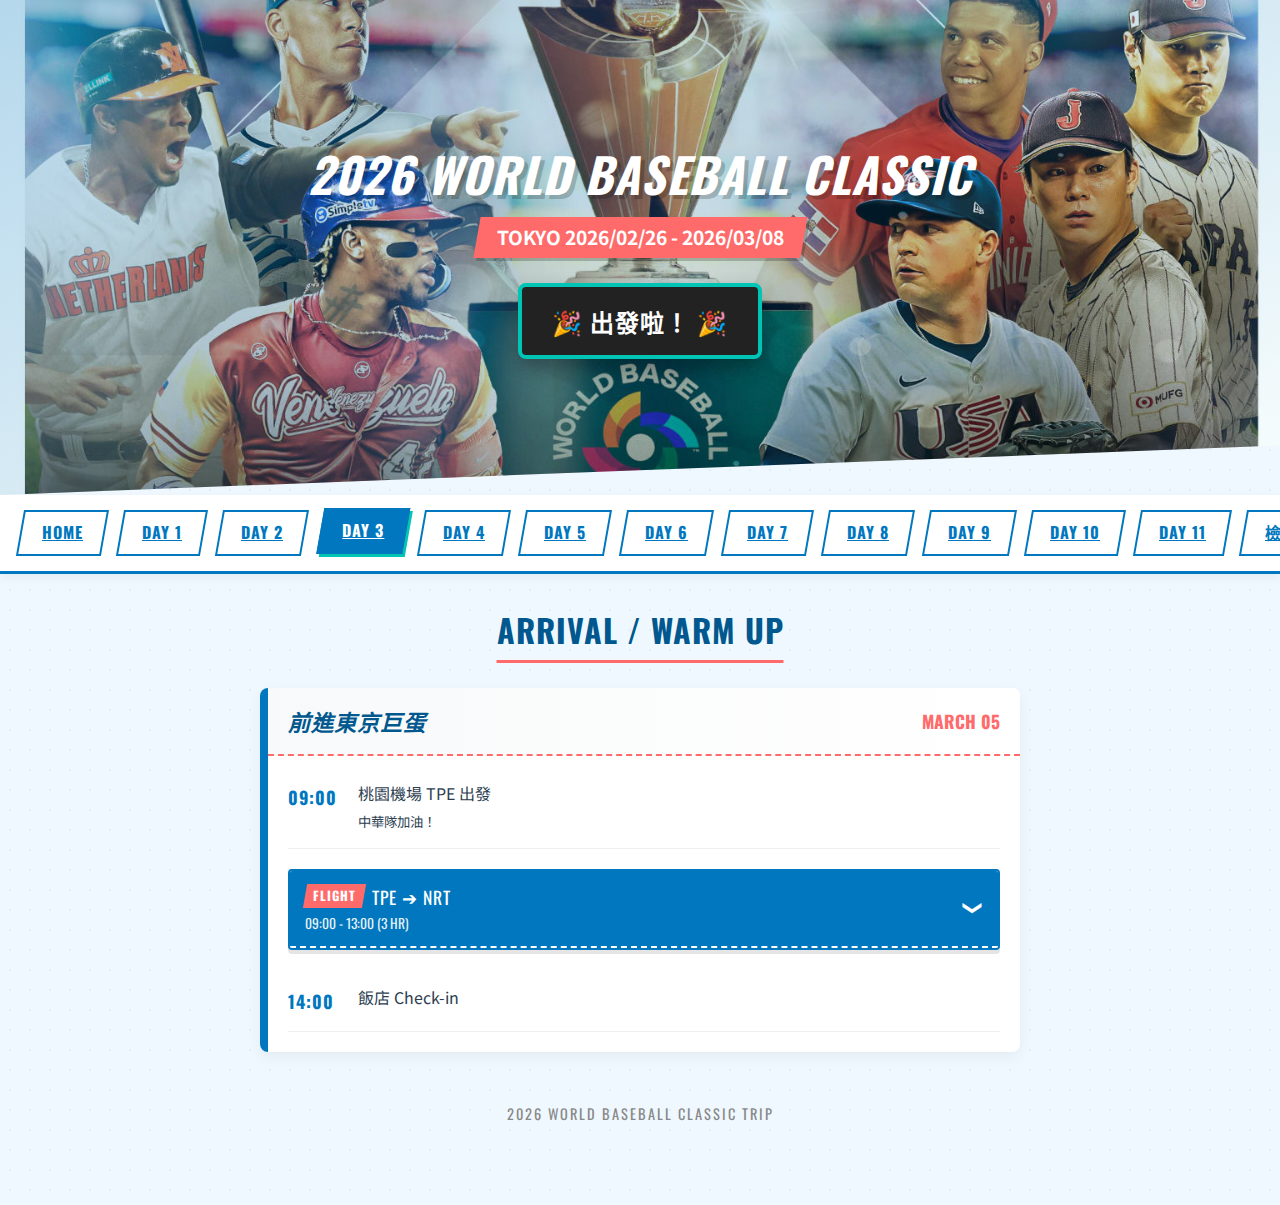
<file: page/day3.html>
<!doctype html>
<html lang="zh-TW">
  <head>
    <meta charset="UTF-8" />
    <meta name="viewport" content="width=device-width, initial-scale=1.0" />
    <title>Day 1 - WBC 2026</title>
    <link
      href="https://fonts.googleapis.com/css2?family=Oswald:wght@400;500;700&family=Noto+Sans+TC:wght@400;700&display=swap"
      rel="stylesheet"
    />
    <link rel="stylesheet" href="../css/style.css" />
  </head>
  <body>
    <header>
      <h1>2026 WORLD BASEBALL CLASSIC</h1>
      <div class="tagline"><span>TOKYO 2026/02/26 - 2026/03/08</span></div>

      <div id="countdown-box">
        <p>GAME START IN</p>
        <div class="timer">
          <div><span id="days">00</span><small>DAYS</small></div>
          <div><span id="hours">00</span><small>HRS</small></div>
          <div><span id="minutes">00</span><small>MINS</small></div>
          <div><span id="seconds">00</span><small>SECS</small></div>
        </div>
      </div>
    </header>
    <div class="nav-container">
      <div class="nav-wrapper">
        <a href="../index.html" class="tab-btn"><span>HOME</span></a>
        <a href="day1.html" class="tab-btn"><span>DAY 1</span></a>
        <a href="day2.html" class="tab-btn"><span>DAY 2</span></a>
        <a href="day3.html" class="tab-btn active"><span>DAY 3</span></a>
        <a href="day4.html" class="tab-btn"><span>DAY 4</span></a>
        <a href="day5.html" class="tab-btn"><span>DAY 5</span></a>
        <a href="day6.html" class="tab-btn"><span>DAY 6</span></a>
        <a href="day7.html" class="tab-btn"><span>DAY 7</span></a>
        <a href="day8.html" class="tab-btn"><span>DAY 8</span></a>
        <a href="day9.html" class="tab-btn"><span>DAY 9</span></a>
        <a href="day10.html" class="tab-btn"><span>DAY 10</span></a>
        <a href="day11.html" class="tab-btn"><span>DAY 11</span></a>
        <a href="gear.html" class="tab-btn"><span>檢查清單</span></a>
        <a href="notes.html" class="tab-btn"><span>注意事項</span></a>
      </div>
    </div>

    <div class="container">
      <h2 class="section-title">ARRIVAL / WARM UP</h2>

      <div class="day-card">
        <div class="day-header">
          <h3>前進東京巨蛋</h3>
          <span>MARCH 05</span>
        </div>
        <div class="day-body">
          <ul class="activity-list">
            <li class="activity">
              <span class="time">09:00</span>
              <div class="detail-wrapper">
                <span>桃園機場 TPE 出發</span>
                <small>中華隊加油！</small>
              </div>
            </li>

            <div class="wbc-transit-card">
              <div class="wbc-transit-header" onclick="toggleTransit(this)">
                <div class="wbc-th-left">
                  <div class="wbc-th-route">
                    <div class="wbc-tag"><span>FLIGHT</span></div>
                    TPE ➔ NRT
                  </div>
                  <div class="wbc-th-time">09:00 - 13:00 (3 HR)</div>
                </div>
                <div style="font-size: 1.2rem; transform: rotate(90deg)">❯</div>
              </div>
              <div class="wbc-transit-body">
                <div class="wbc-timeline">
                  <div class="wbc-row">
                    <div class="wbc-time">09:00</div>
                    <div class="wbc-line-col">
                      <div class="wbc-base-dot"></div>
                      <div class="wbc-stitch-line"></div>
                    </div>
                    <div class="wbc-content">
                      <div class="wbc-station">桃園機場 TPE</div>
                      <div class="wbc-info">星宇航空 JX800</div>
                    </div>
                  </div>
                  <div class="wbc-row">
                    <div class="wbc-time">13:00</div>
                    <div class="wbc-line-col">
                      <div
                        class="wbc-base-dot"
                        style="background: var(--accent-color)"
                      ></div>
                    </div>
                    <div class="wbc-content">
                      <div class="wbc-station">東京成田 NRT</div>
                    </div>
                  </div>
                </div>
              </div>
            </div>

            <li class="activity">
              <span class="time">14:00</span>
              <div class="detail-wrapper">
                <span>飯店 Check-in</span>
              </div>
            </li>
          </ul>
        </div>
      </div>
    </div>

    <footer>
      <p>2026 WORLD BASEBALL CLASSIC TRIP</p>
    </footer>

    <script src="../js/script.js"></script>
  </body>
</html>
</file>
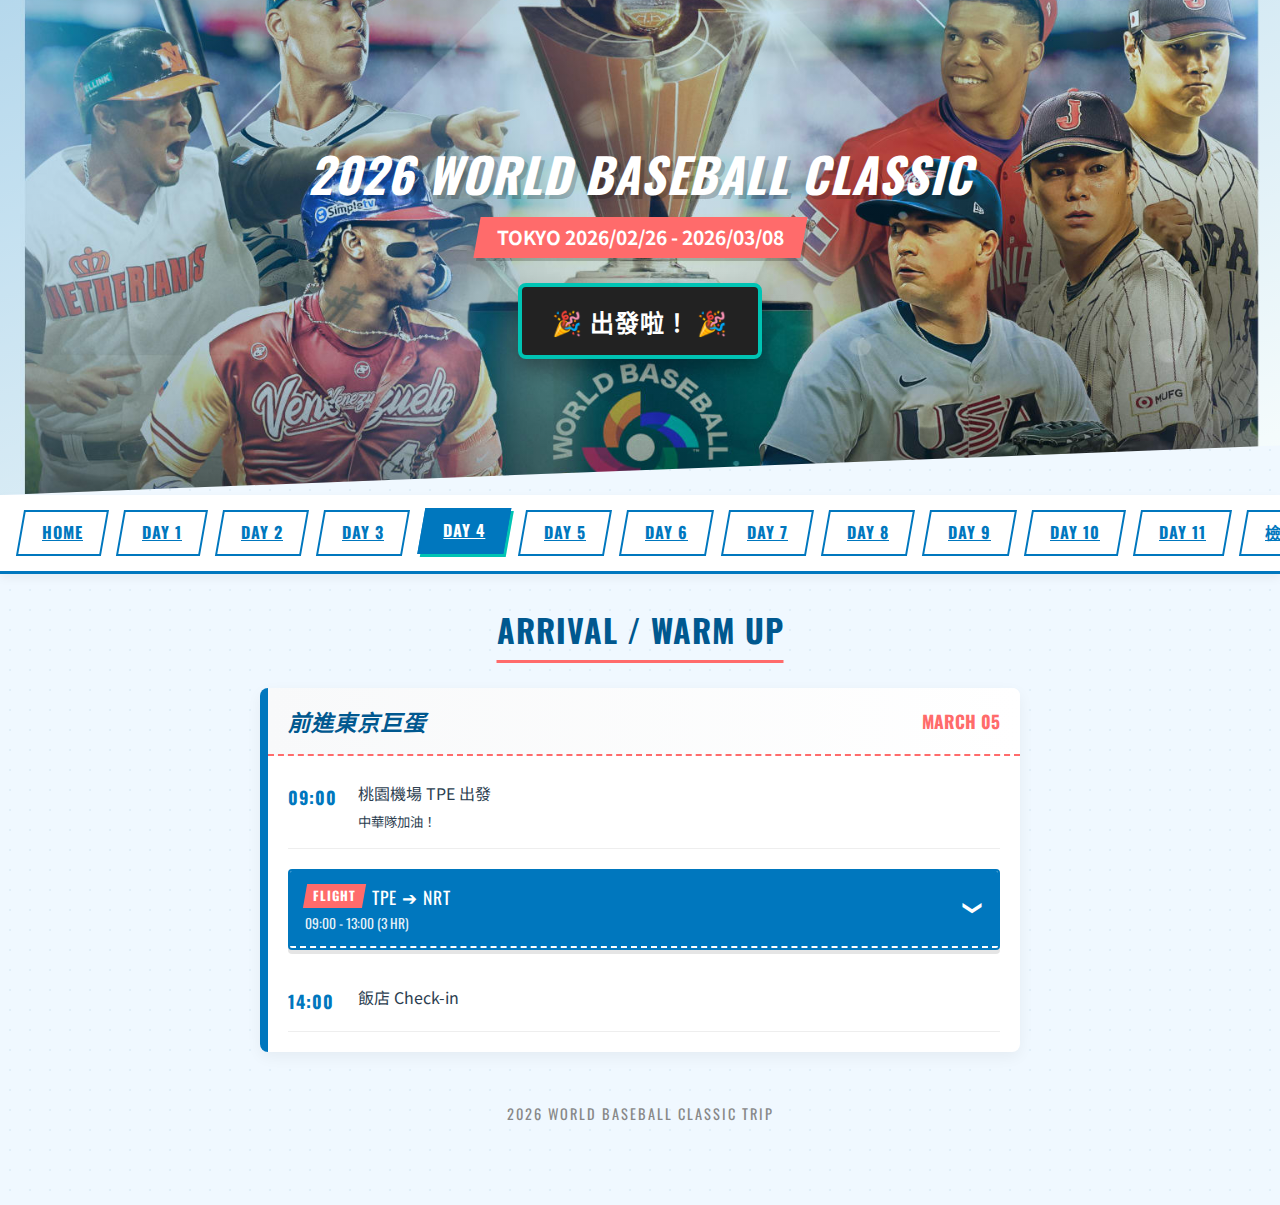
<file: page/day4.html>
<!doctype html>
<html lang="zh-TW">
  <head>
    <meta charset="UTF-8" />
    <meta name="viewport" content="width=device-width, initial-scale=1.0" />
    <title>Day 1 - WBC 2026</title>
    <link
      href="https://fonts.googleapis.com/css2?family=Oswald:wght@400;500;700&family=Noto+Sans+TC:wght@400;700&display=swap"
      rel="stylesheet"
    />
    <link rel="stylesheet" href="../css/style.css" />
  </head>
  <body>
    <header>
      <h1>2026 WORLD BASEBALL CLASSIC</h1>
      <div class="tagline"><span>TOKYO 2026/02/26 - 2026/03/08</span></div>

      <div id="countdown-box">
        <p>GAME START IN</p>
        <div class="timer">
          <div><span id="days">00</span><small>DAYS</small></div>
          <div><span id="hours">00</span><small>HRS</small></div>
          <div><span id="minutes">00</span><small>MINS</small></div>
          <div><span id="seconds">00</span><small>SECS</small></div>
        </div>
      </div>
    </header>
    <div class="nav-container">
      <div class="nav-wrapper">
        <a href="../index.html" class="tab-btn"><span>HOME</span></a>
        <a href="day1.html" class="tab-btn"><span>DAY 1</span></a>
        <a href="day2.html" class="tab-btn"><span>DAY 2</span></a>
        <a href="day3.html" class="tab-btn"><span>DAY 3</span></a>
        <a href="day4.html" class="tab-btn active"><span>DAY 4</span></a>
        <a href="day5.html" class="tab-btn"><span>DAY 5</span></a>
        <a href="day6.html" class="tab-btn"><span>DAY 6</span></a>
        <a href="day7.html" class="tab-btn"><span>DAY 7</span></a>
        <a href="day8.html" class="tab-btn"><span>DAY 8</span></a>
        <a href="day9.html" class="tab-btn"><span>DAY 9</span></a>
        <a href="day10.html" class="tab-btn"><span>DAY 10</span></a>
        <a href="day11.html" class="tab-btn"><span>DAY 11</span></a>
        <a href="gear.html" class="tab-btn"><span>檢查清單</span></a>
        <a href="notes.html" class="tab-btn"><span>注意事項</span></a>
      </div>
    </div>

    <div class="container">
      <h2 class="section-title">ARRIVAL / WARM UP</h2>

      <div class="day-card">
        <div class="day-header">
          <h3>前進東京巨蛋</h3>
          <span>MARCH 05</span>
        </div>
        <div class="day-body">
          <ul class="activity-list">
            <li class="activity">
              <span class="time">09:00</span>
              <div class="detail-wrapper">
                <span>桃園機場 TPE 出發</span>
                <small>中華隊加油！</small>
              </div>
            </li>

            <div class="wbc-transit-card">
              <div class="wbc-transit-header" onclick="toggleTransit(this)">
                <div class="wbc-th-left">
                  <div class="wbc-th-route">
                    <div class="wbc-tag"><span>FLIGHT</span></div>
                    TPE ➔ NRT
                  </div>
                  <div class="wbc-th-time">09:00 - 13:00 (3 HR)</div>
                </div>
                <div style="font-size: 1.2rem; transform: rotate(90deg)">❯</div>
              </div>
              <div class="wbc-transit-body">
                <div class="wbc-timeline">
                  <div class="wbc-row">
                    <div class="wbc-time">09:00</div>
                    <div class="wbc-line-col">
                      <div class="wbc-base-dot"></div>
                      <div class="wbc-stitch-line"></div>
                    </div>
                    <div class="wbc-content">
                      <div class="wbc-station">桃園機場 TPE</div>
                      <div class="wbc-info">星宇航空 JX800</div>
                    </div>
                  </div>
                  <div class="wbc-row">
                    <div class="wbc-time">13:00</div>
                    <div class="wbc-line-col">
                      <div
                        class="wbc-base-dot"
                        style="background: var(--accent-color)"
                      ></div>
                    </div>
                    <div class="wbc-content">
                      <div class="wbc-station">東京成田 NRT</div>
                    </div>
                  </div>
                </div>
              </div>
            </div>

            <li class="activity">
              <span class="time">14:00</span>
              <div class="detail-wrapper">
                <span>飯店 Check-in</span>
              </div>
            </li>
          </ul>
        </div>
      </div>
    </div>

    <footer>
      <p>2026 WORLD BASEBALL CLASSIC TRIP</p>
    </footer>

    <script src="../js/script.js"></script>
  </body>
</html>
</file>
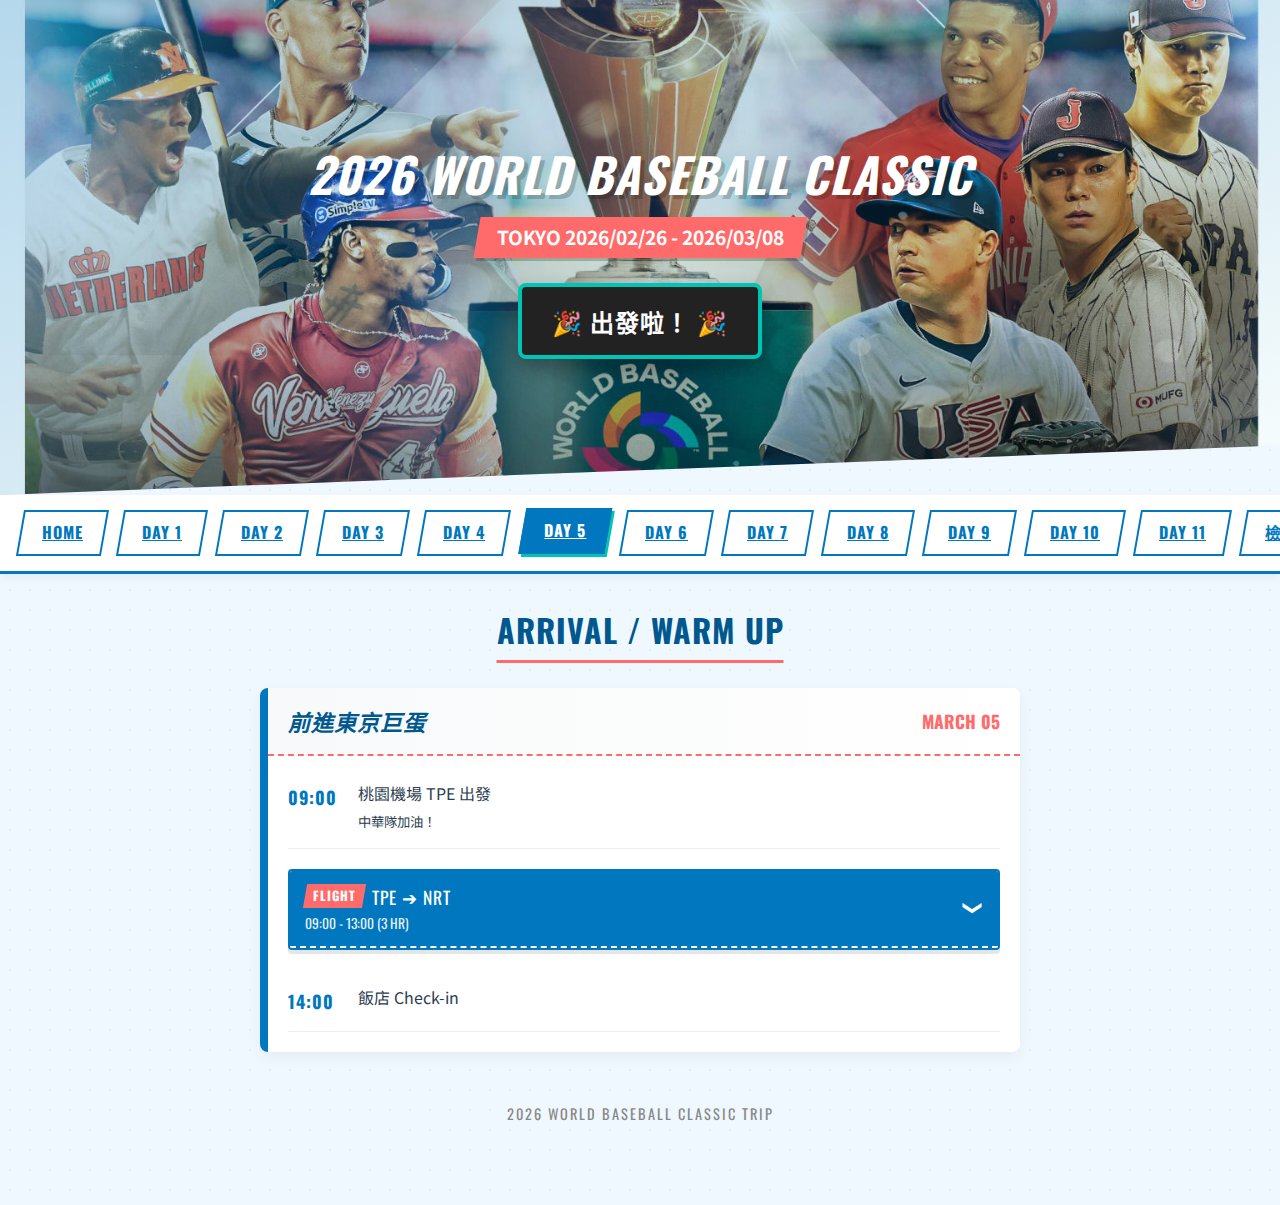
<file: page/day5.html>
<!doctype html>
<html lang="zh-TW">
  <head>
    <meta charset="UTF-8" />
    <meta name="viewport" content="width=device-width, initial-scale=1.0" />
    <title>Day 1 - WBC 2026</title>
    <link
      href="https://fonts.googleapis.com/css2?family=Oswald:wght@400;500;700&family=Noto+Sans+TC:wght@400;700&display=swap"
      rel="stylesheet"
    />
    <link rel="stylesheet" href="../css/style.css" />
  </head>
  <body>
    <header>
      <h1>2026 WORLD BASEBALL CLASSIC</h1>
      <div class="tagline"><span>TOKYO 2026/02/26 - 2026/03/08</span></div>

      <div id="countdown-box">
        <p>GAME START IN</p>
        <div class="timer">
          <div><span id="days">00</span><small>DAYS</small></div>
          <div><span id="hours">00</span><small>HRS</small></div>
          <div><span id="minutes">00</span><small>MINS</small></div>
          <div><span id="seconds">00</span><small>SECS</small></div>
        </div>
      </div>
    </header>
    <div class="nav-container">
      <div class="nav-wrapper">
        <a href="../index.html" class="tab-btn"><span>HOME</span></a>
        <a href="day1.html" class="tab-btn"><span>DAY 1</span></a>
        <a href="day2.html" class="tab-btn"><span>DAY 2</span></a>
        <a href="day3.html" class="tab-btn"><span>DAY 3</span></a>
        <a href="day4.html" class="tab-btn"><span>DAY 4</span></a>
        <a href="day5.html" class="tab-btn active"><span>DAY 5</span></a>
        <a href="day6.html" class="tab-btn"><span>DAY 6</span></a>
        <a href="day7.html" class="tab-btn"><span>DAY 7</span></a>
        <a href="day8.html" class="tab-btn"><span>DAY 8</span></a>
        <a href="day9.html" class="tab-btn"><span>DAY 9</span></a>
        <a href="day10.html" class="tab-btn"><span>DAY 10</span></a>
        <a href="day11.html" class="tab-btn"><span>DAY 11</span></a>
        <a href="gear.html" class="tab-btn"><span>檢查清單</span></a>
        <a href="notes.html" class="tab-btn"><span>注意事項</span></a>
      </div>
    </div>

    <div class="container">
      <h2 class="section-title">ARRIVAL / WARM UP</h2>

      <div class="day-card">
        <div class="day-header">
          <h3>前進東京巨蛋</h3>
          <span>MARCH 05</span>
        </div>
        <div class="day-body">
          <ul class="activity-list">
            <li class="activity">
              <span class="time">09:00</span>
              <div class="detail-wrapper">
                <span>桃園機場 TPE 出發</span>
                <small>中華隊加油！</small>
              </div>
            </li>

            <div class="wbc-transit-card">
              <div class="wbc-transit-header" onclick="toggleTransit(this)">
                <div class="wbc-th-left">
                  <div class="wbc-th-route">
                    <div class="wbc-tag"><span>FLIGHT</span></div>
                    TPE ➔ NRT
                  </div>
                  <div class="wbc-th-time">09:00 - 13:00 (3 HR)</div>
                </div>
                <div style="font-size: 1.2rem; transform: rotate(90deg)">❯</div>
              </div>
              <div class="wbc-transit-body">
                <div class="wbc-timeline">
                  <div class="wbc-row">
                    <div class="wbc-time">09:00</div>
                    <div class="wbc-line-col">
                      <div class="wbc-base-dot"></div>
                      <div class="wbc-stitch-line"></div>
                    </div>
                    <div class="wbc-content">
                      <div class="wbc-station">桃園機場 TPE</div>
                      <div class="wbc-info">星宇航空 JX800</div>
                    </div>
                  </div>
                  <div class="wbc-row">
                    <div class="wbc-time">13:00</div>
                    <div class="wbc-line-col">
                      <div
                        class="wbc-base-dot"
                        style="background: var(--accent-color)"
                      ></div>
                    </div>
                    <div class="wbc-content">
                      <div class="wbc-station">東京成田 NRT</div>
                    </div>
                  </div>
                </div>
              </div>
            </div>

            <li class="activity">
              <span class="time">14:00</span>
              <div class="detail-wrapper">
                <span>飯店 Check-in</span>
              </div>
            </li>
          </ul>
        </div>
      </div>
    </div>

    <footer>
      <p>2026 WORLD BASEBALL CLASSIC TRIP</p>
    </footer>

    <script src="../js/script.js"></script>
  </body>
</html>
</file>
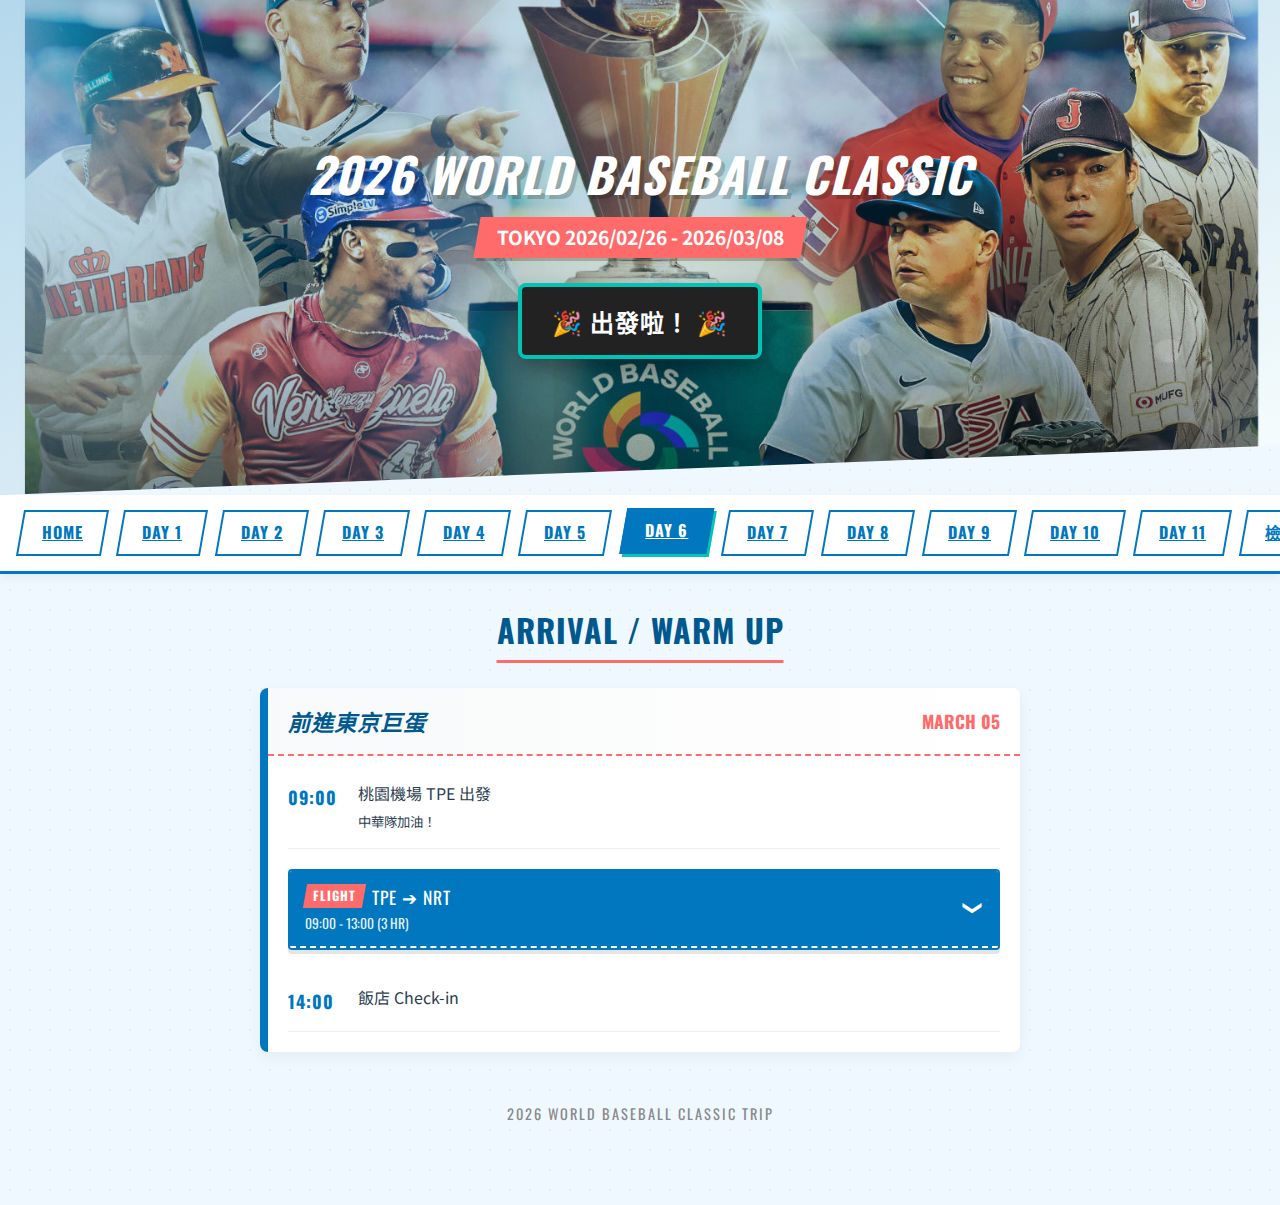
<file: page/day6.html>
<!doctype html>
<html lang="zh-TW">
  <head>
    <meta charset="UTF-8" />
    <meta name="viewport" content="width=device-width, initial-scale=1.0" />
    <title>Day 1 - WBC 2026</title>
    <link
      href="https://fonts.googleapis.com/css2?family=Oswald:wght@400;500;700&family=Noto+Sans+TC:wght@400;700&display=swap"
      rel="stylesheet"
    />
    <link rel="stylesheet" href="../css/style.css" />
  </head>
  <body>
    <header>
      <h1>2026 WORLD BASEBALL CLASSIC</h1>
      <div class="tagline"><span>TOKYO 2026/02/26 - 2026/03/08</span></div>

      <div id="countdown-box">
        <p>GAME START IN</p>
        <div class="timer">
          <div><span id="days">00</span><small>DAYS</small></div>
          <div><span id="hours">00</span><small>HRS</small></div>
          <div><span id="minutes">00</span><small>MINS</small></div>
          <div><span id="seconds">00</span><small>SECS</small></div>
        </div>
      </div>
    </header>
    <div class="nav-container">
      <div class="nav-wrapper">
        <a href="../index.html" class="tab-btn"><span>HOME</span></a>
        <a href="day1.html" class="tab-btn"><span>DAY 1</span></a>
        <a href="day2.html" class="tab-btn"><span>DAY 2</span></a>
        <a href="day3.html" class="tab-btn"><span>DAY 3</span></a>
        <a href="day4.html" class="tab-btn"><span>DAY 4</span></a>
        <a href="day5.html" class="tab-btn"><span>DAY 5</span></a>
        <a href="day6.html" class="tab-btn active"><span>DAY 6</span></a>
        <a href="day7.html" class="tab-btn"><span>DAY 7</span></a>
        <a href="day8.html" class="tab-btn"><span>DAY 8</span></a>
        <a href="day9.html" class="tab-btn"><span>DAY 9</span></a>
        <a href="day10.html" class="tab-btn"><span>DAY 10</span></a>
        <a href="day11.html" class="tab-btn"><span>DAY 11</span></a>
        <a href="gear.html" class="tab-btn"><span>檢查清單</span></a>
        <a href="notes.html" class="tab-btn"><span>注意事項</span></a>
      </div>
    </div>

    <div class="container">
      <h2 class="section-title">ARRIVAL / WARM UP</h2>

      <div class="day-card">
        <div class="day-header">
          <h3>前進東京巨蛋</h3>
          <span>MARCH 05</span>
        </div>
        <div class="day-body">
          <ul class="activity-list">
            <li class="activity">
              <span class="time">09:00</span>
              <div class="detail-wrapper">
                <span>桃園機場 TPE 出發</span>
                <small>中華隊加油！</small>
              </div>
            </li>

            <div class="wbc-transit-card">
              <div class="wbc-transit-header" onclick="toggleTransit(this)">
                <div class="wbc-th-left">
                  <div class="wbc-th-route">
                    <div class="wbc-tag"><span>FLIGHT</span></div>
                    TPE ➔ NRT
                  </div>
                  <div class="wbc-th-time">09:00 - 13:00 (3 HR)</div>
                </div>
                <div style="font-size: 1.2rem; transform: rotate(90deg)">❯</div>
              </div>
              <div class="wbc-transit-body">
                <div class="wbc-timeline">
                  <div class="wbc-row">
                    <div class="wbc-time">09:00</div>
                    <div class="wbc-line-col">
                      <div class="wbc-base-dot"></div>
                      <div class="wbc-stitch-line"></div>
                    </div>
                    <div class="wbc-content">
                      <div class="wbc-station">桃園機場 TPE</div>
                      <div class="wbc-info">星宇航空 JX800</div>
                    </div>
                  </div>
                  <div class="wbc-row">
                    <div class="wbc-time">13:00</div>
                    <div class="wbc-line-col">
                      <div
                        class="wbc-base-dot"
                        style="background: var(--accent-color)"
                      ></div>
                    </div>
                    <div class="wbc-content">
                      <div class="wbc-station">東京成田 NRT</div>
                    </div>
                  </div>
                </div>
              </div>
            </div>

            <li class="activity">
              <span class="time">14:00</span>
              <div class="detail-wrapper">
                <span>飯店 Check-in</span>
              </div>
            </li>
          </ul>
        </div>
      </div>
    </div>

    <footer>
      <p>2026 WORLD BASEBALL CLASSIC TRIP</p>
    </footer>

    <script src="../js/script.js"></script>
  </body>
</html>
</file>
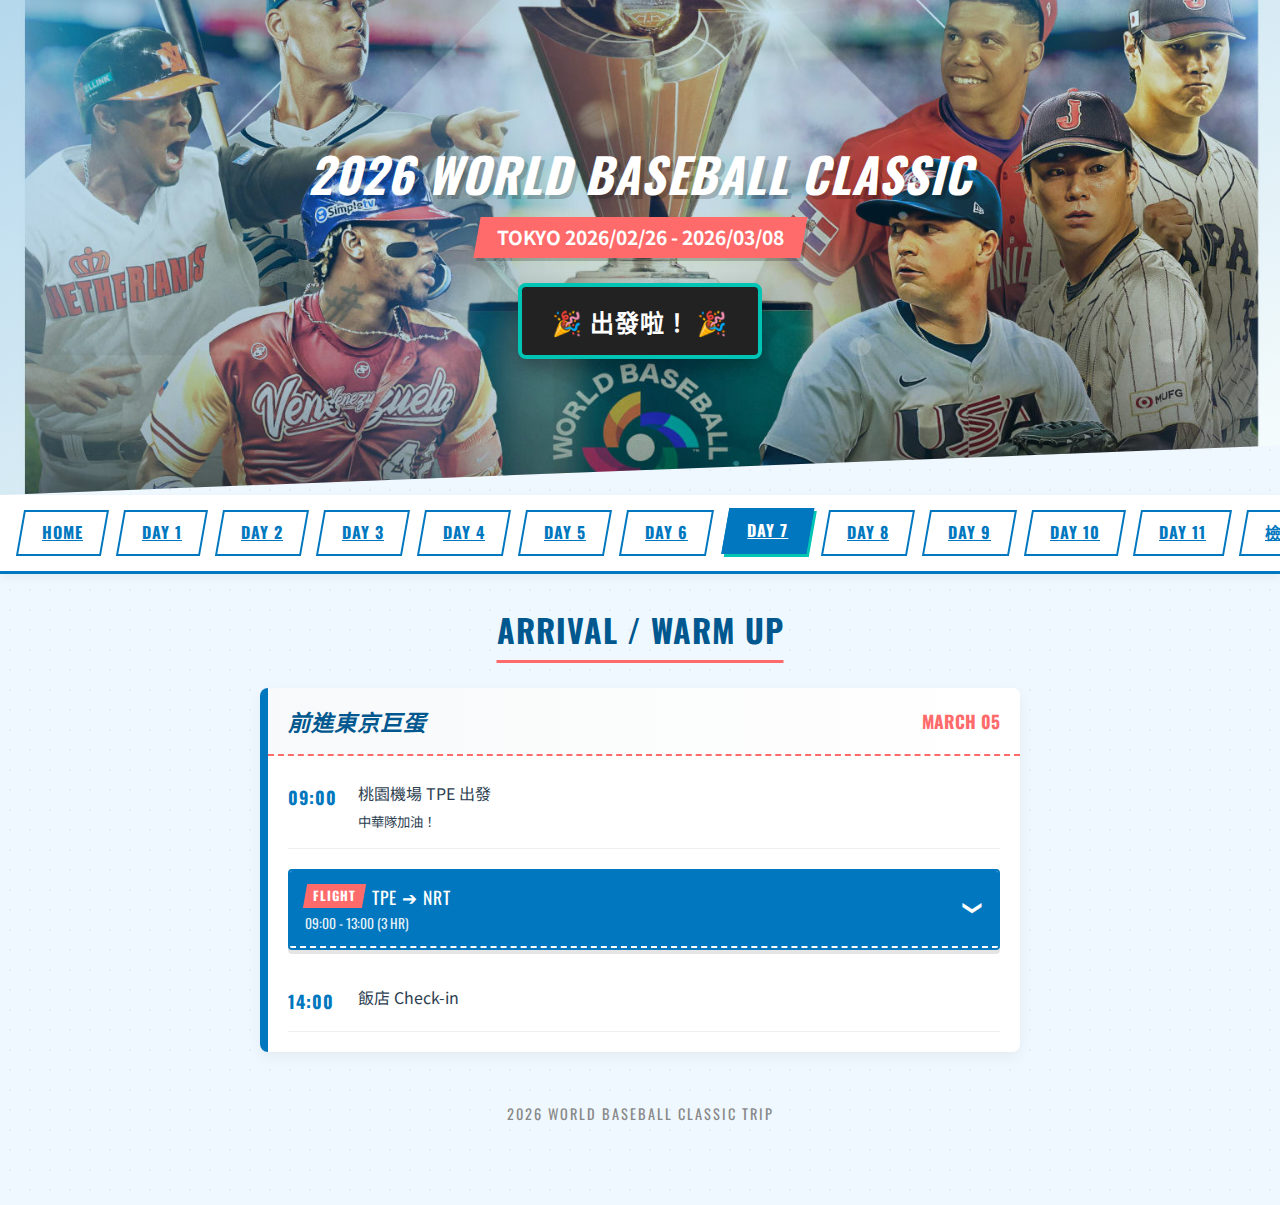
<file: page/day7.html>
<!doctype html>
<html lang="zh-TW">
  <head>
    <meta charset="UTF-8" />
    <meta name="viewport" content="width=device-width, initial-scale=1.0" />
    <title>Day 1 - WBC 2026</title>
    <link
      href="https://fonts.googleapis.com/css2?family=Oswald:wght@400;500;700&family=Noto+Sans+TC:wght@400;700&display=swap"
      rel="stylesheet"
    />
    <link rel="stylesheet" href="../css/style.css" />
  </head>
  <body>
    <header>
      <h1>2026 WORLD BASEBALL CLASSIC</h1>
      <div class="tagline"><span>TOKYO 2026/02/26 - 2026/03/08</span></div>

      <div id="countdown-box">
        <p>GAME START IN</p>
        <div class="timer">
          <div><span id="days">00</span><small>DAYS</small></div>
          <div><span id="hours">00</span><small>HRS</small></div>
          <div><span id="minutes">00</span><small>MINS</small></div>
          <div><span id="seconds">00</span><small>SECS</small></div>
        </div>
      </div>
    </header>
    <div class="nav-container">
      <div class="nav-wrapper">
        <a href="../index.html" class="tab-btn"><span>HOME</span></a>
        <a href="day1.html" class="tab-btn"><span>DAY 1</span></a>
        <a href="day2.html" class="tab-btn"><span>DAY 2</span></a>
        <a href="day3.html" class="tab-btn"><span>DAY 3</span></a>
        <a href="day4.html" class="tab-btn"><span>DAY 4</span></a>
        <a href="day5.html" class="tab-btn"><span>DAY 5</span></a>
        <a href="day6.html" class="tab-btn"><span>DAY 6</span></a>
        <a href="day7.html" class="tab-btn active"><span>DAY 7</span></a>
        <a href="day8.html" class="tab-btn"><span>DAY 8</span></a>
        <a href="day9.html" class="tab-btn"><span>DAY 9</span></a>
        <a href="day10.html" class="tab-btn"><span>DAY 10</span></a>
        <a href="day11.html" class="tab-btn"><span>DAY 11</span></a>
        <a href="gear.html" class="tab-btn"><span>檢查清單</span></a>
        <a href="notes.html" class="tab-btn"><span>注意事項</span></a>
      </div>
    </div>

    <div class="container">
      <h2 class="section-title">ARRIVAL / WARM UP</h2>

      <div class="day-card">
        <div class="day-header">
          <h3>前進東京巨蛋</h3>
          <span>MARCH 05</span>
        </div>
        <div class="day-body">
          <ul class="activity-list">
            <li class="activity">
              <span class="time">09:00</span>
              <div class="detail-wrapper">
                <span>桃園機場 TPE 出發</span>
                <small>中華隊加油！</small>
              </div>
            </li>

            <div class="wbc-transit-card">
              <div class="wbc-transit-header" onclick="toggleTransit(this)">
                <div class="wbc-th-left">
                  <div class="wbc-th-route">
                    <div class="wbc-tag"><span>FLIGHT</span></div>
                    TPE ➔ NRT
                  </div>
                  <div class="wbc-th-time">09:00 - 13:00 (3 HR)</div>
                </div>
                <div style="font-size: 1.2rem; transform: rotate(90deg)">❯</div>
              </div>
              <div class="wbc-transit-body">
                <div class="wbc-timeline">
                  <div class="wbc-row">
                    <div class="wbc-time">09:00</div>
                    <div class="wbc-line-col">
                      <div class="wbc-base-dot"></div>
                      <div class="wbc-stitch-line"></div>
                    </div>
                    <div class="wbc-content">
                      <div class="wbc-station">桃園機場 TPE</div>
                      <div class="wbc-info">星宇航空 JX800</div>
                    </div>
                  </div>
                  <div class="wbc-row">
                    <div class="wbc-time">13:00</div>
                    <div class="wbc-line-col">
                      <div
                        class="wbc-base-dot"
                        style="background: var(--accent-color)"
                      ></div>
                    </div>
                    <div class="wbc-content">
                      <div class="wbc-station">東京成田 NRT</div>
                    </div>
                  </div>
                </div>
              </div>
            </div>

            <li class="activity">
              <span class="time">14:00</span>
              <div class="detail-wrapper">
                <span>飯店 Check-in</span>
              </div>
            </li>
          </ul>
        </div>
      </div>
    </div>

    <footer>
      <p>2026 WORLD BASEBALL CLASSIC TRIP</p>
    </footer>

    <script src="../js/script.js"></script>
  </body>
</html>
</file>
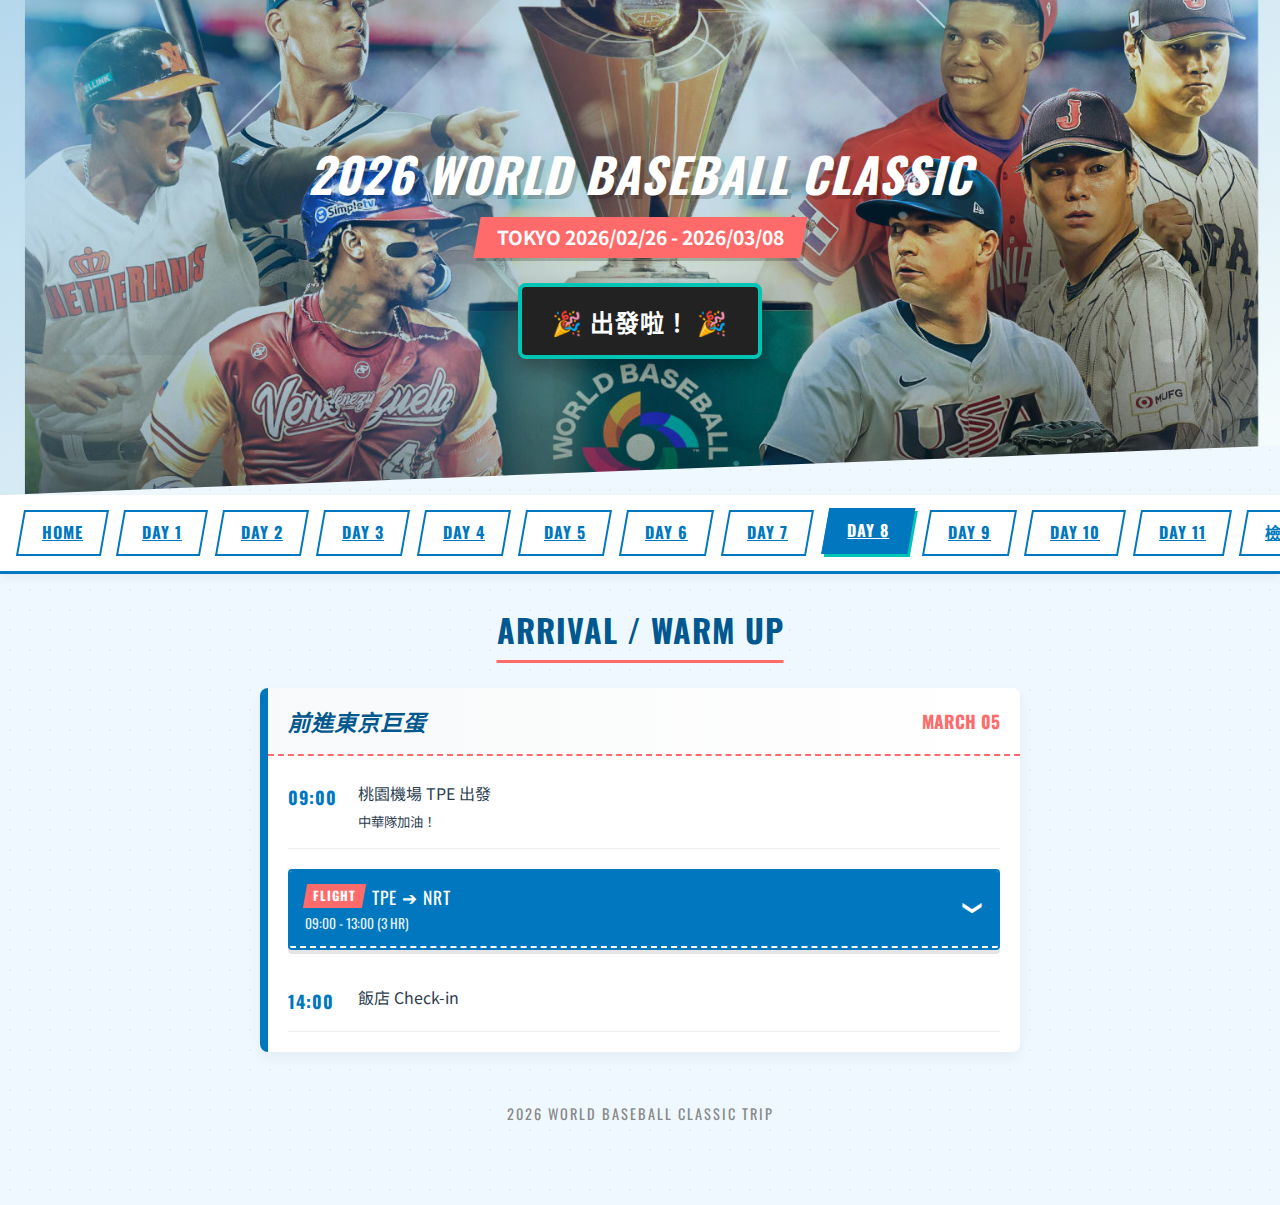
<file: page/day8.html>
<!doctype html>
<html lang="zh-TW">
  <head>
    <meta charset="UTF-8" />
    <meta name="viewport" content="width=device-width, initial-scale=1.0" />
    <title>Day 1 - WBC 2026</title>
    <link
      href="https://fonts.googleapis.com/css2?family=Oswald:wght@400;500;700&family=Noto+Sans+TC:wght@400;700&display=swap"
      rel="stylesheet"
    />
    <link rel="stylesheet" href="../css/style.css" />
  </head>
  <body>
    <header>
      <h1>2026 WORLD BASEBALL CLASSIC</h1>
      <div class="tagline"><span>TOKYO 2026/02/26 - 2026/03/08</span></div>

      <div id="countdown-box">
        <p>GAME START IN</p>
        <div class="timer">
          <div><span id="days">00</span><small>DAYS</small></div>
          <div><span id="hours">00</span><small>HRS</small></div>
          <div><span id="minutes">00</span><small>MINS</small></div>
          <div><span id="seconds">00</span><small>SECS</small></div>
        </div>
      </div>
    </header>
    <div class="nav-container">
      <div class="nav-wrapper">
        <a href="../index.html" class="tab-btn"><span>HOME</span></a>
        <a href="day1.html" class="tab-btn"><span>DAY 1</span></a>
        <a href="day2.html" class="tab-btn"><span>DAY 2</span></a>
        <a href="day3.html" class="tab-btn"><span>DAY 3</span></a>
        <a href="day4.html" class="tab-btn"><span>DAY 4</span></a>
        <a href="day5.html" class="tab-btn"><span>DAY 5</span></a>
        <a href="day6.html" class="tab-btn"><span>DAY 6</span></a>
        <a href="day7.html" class="tab-btn"><span>DAY 7</span></a>
        <a href="day8.html" class="tab-btn active"><span>DAY 8</span></a>
        <a href="day9.html" class="tab-btn"><span>DAY 9</span></a>
        <a href="day10.html" class="tab-btn"><span>DAY 10</span></a>
        <a href="day11.html" class="tab-btn"><span>DAY 11</span></a>
        <a href="gear.html" class="tab-btn"><span>檢查清單</span></a>
        <a href="notes.html" class="tab-btn"><span>注意事項</span></a>
      </div>
    </div>

    <div class="container">
      <h2 class="section-title">ARRIVAL / WARM UP</h2>

      <div class="day-card">
        <div class="day-header">
          <h3>前進東京巨蛋</h3>
          <span>MARCH 05</span>
        </div>
        <div class="day-body">
          <ul class="activity-list">
            <li class="activity">
              <span class="time">09:00</span>
              <div class="detail-wrapper">
                <span>桃園機場 TPE 出發</span>
                <small>中華隊加油！</small>
              </div>
            </li>

            <div class="wbc-transit-card">
              <div class="wbc-transit-header" onclick="toggleTransit(this)">
                <div class="wbc-th-left">
                  <div class="wbc-th-route">
                    <div class="wbc-tag"><span>FLIGHT</span></div>
                    TPE ➔ NRT
                  </div>
                  <div class="wbc-th-time">09:00 - 13:00 (3 HR)</div>
                </div>
                <div style="font-size: 1.2rem; transform: rotate(90deg)">❯</div>
              </div>
              <div class="wbc-transit-body">
                <div class="wbc-timeline">
                  <div class="wbc-row">
                    <div class="wbc-time">09:00</div>
                    <div class="wbc-line-col">
                      <div class="wbc-base-dot"></div>
                      <div class="wbc-stitch-line"></div>
                    </div>
                    <div class="wbc-content">
                      <div class="wbc-station">桃園機場 TPE</div>
                      <div class="wbc-info">星宇航空 JX800</div>
                    </div>
                  </div>
                  <div class="wbc-row">
                    <div class="wbc-time">13:00</div>
                    <div class="wbc-line-col">
                      <div
                        class="wbc-base-dot"
                        style="background: var(--accent-color)"
                      ></div>
                    </div>
                    <div class="wbc-content">
                      <div class="wbc-station">東京成田 NRT</div>
                    </div>
                  </div>
                </div>
              </div>
            </div>

            <li class="activity">
              <span class="time">14:00</span>
              <div class="detail-wrapper">
                <span>飯店 Check-in</span>
              </div>
            </li>
          </ul>
        </div>
      </div>
    </div>

    <footer>
      <p>2026 WORLD BASEBALL CLASSIC TRIP</p>
    </footer>

    <script src="../js/script.js"></script>
  </body>
</html>
</file>
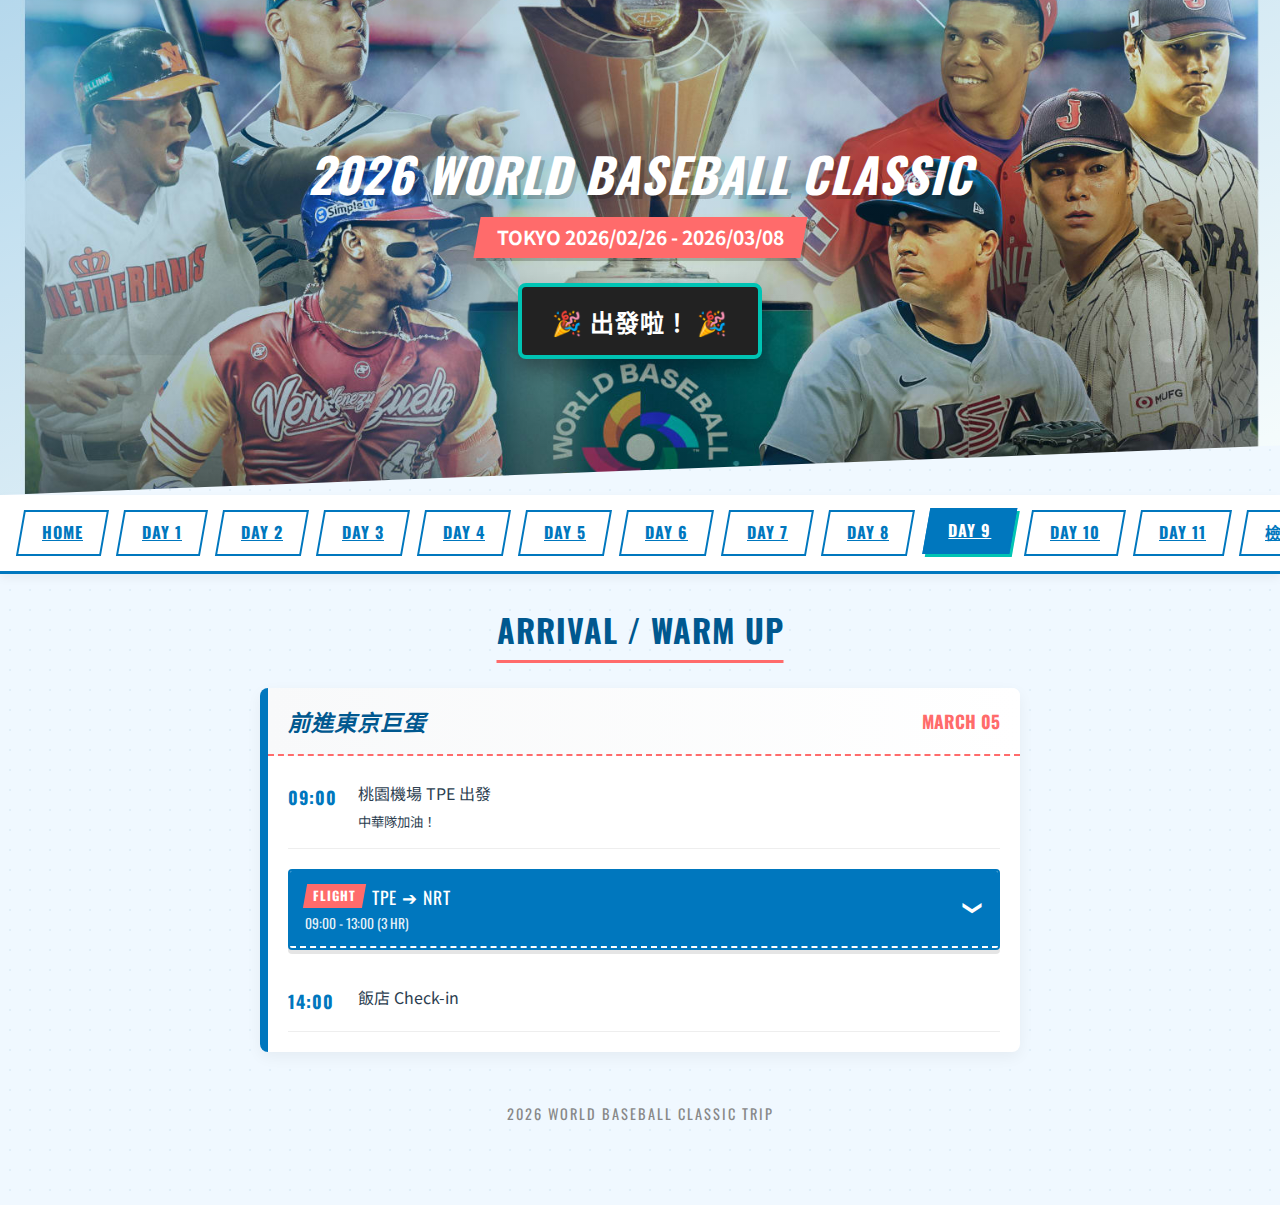
<file: page/day9.html>
<!doctype html>
<html lang="zh-TW">
  <head>
    <meta charset="UTF-8" />
    <meta name="viewport" content="width=device-width, initial-scale=1.0" />
    <title>Day 1 - WBC 2026</title>
    <link
      href="https://fonts.googleapis.com/css2?family=Oswald:wght@400;500;700&family=Noto+Sans+TC:wght@400;700&display=swap"
      rel="stylesheet"
    />
    <link rel="stylesheet" href="../css/style.css" />
  </head>
  <body>
    <header>
      <h1>2026 WORLD BASEBALL CLASSIC</h1>
      <div class="tagline"><span>TOKYO 2026/02/26 - 2026/03/08</span></div>

      <div id="countdown-box">
        <p>GAME START IN</p>
        <div class="timer">
          <div><span id="days">00</span><small>DAYS</small></div>
          <div><span id="hours">00</span><small>HRS</small></div>
          <div><span id="minutes">00</span><small>MINS</small></div>
          <div><span id="seconds">00</span><small>SECS</small></div>
        </div>
      </div>
    </header>
    <div class="nav-container">
      <div class="nav-wrapper">
        <a href="../index.html" class="tab-btn"><span>HOME</span></a>
        <a href="day1.html" class="tab-btn"><span>DAY 1</span></a>
        <a href="day2.html" class="tab-btn"><span>DAY 2</span></a>
        <a href="day3.html" class="tab-btn"><span>DAY 3</span></a>
        <a href="day4.html" class="tab-btn"><span>DAY 4</span></a>
        <a href="day5.html" class="tab-btn"><span>DAY 5</span></a>
        <a href="day6.html" class="tab-btn"><span>DAY 6</span></a>
        <a href="day7.html" class="tab-btn"><span>DAY 7</span></a>
        <a href="day8.html" class="tab-btn"><span>DAY 8</span></a>
        <a href="day9.html" class="tab-btn active"><span>DAY 9</span></a>
        <a href="day10.html" class="tab-btn"><span>DAY 10</span></a>
        <a href="day11.html" class="tab-btn"><span>DAY 11</span></a>
        <a href="gear.html" class="tab-btn"><span>檢查清單</span></a>
        <a href="notes.html" class="tab-btn"><span>注意事項</span></a>
      </div>
    </div>

    <div class="container">
      <h2 class="section-title">ARRIVAL / WARM UP</h2>

      <div class="day-card">
        <div class="day-header">
          <h3>前進東京巨蛋</h3>
          <span>MARCH 05</span>
        </div>
        <div class="day-body">
          <ul class="activity-list">
            <li class="activity">
              <span class="time">09:00</span>
              <div class="detail-wrapper">
                <span>桃園機場 TPE 出發</span>
                <small>中華隊加油！</small>
              </div>
            </li>

            <div class="wbc-transit-card">
              <div class="wbc-transit-header" onclick="toggleTransit(this)">
                <div class="wbc-th-left">
                  <div class="wbc-th-route">
                    <div class="wbc-tag"><span>FLIGHT</span></div>
                    TPE ➔ NRT
                  </div>
                  <div class="wbc-th-time">09:00 - 13:00 (3 HR)</div>
                </div>
                <div style="font-size: 1.2rem; transform: rotate(90deg)">❯</div>
              </div>
              <div class="wbc-transit-body">
                <div class="wbc-timeline">
                  <div class="wbc-row">
                    <div class="wbc-time">09:00</div>
                    <div class="wbc-line-col">
                      <div class="wbc-base-dot"></div>
                      <div class="wbc-stitch-line"></div>
                    </div>
                    <div class="wbc-content">
                      <div class="wbc-station">桃園機場 TPE</div>
                      <div class="wbc-info">星宇航空 JX800</div>
                    </div>
                  </div>
                  <div class="wbc-row">
                    <div class="wbc-time">13:00</div>
                    <div class="wbc-line-col">
                      <div
                        class="wbc-base-dot"
                        style="background: var(--accent-color)"
                      ></div>
                    </div>
                    <div class="wbc-content">
                      <div class="wbc-station">東京成田 NRT</div>
                    </div>
                  </div>
                </div>
              </div>
            </div>

            <li class="activity">
              <span class="time">14:00</span>
              <div class="detail-wrapper">
                <span>飯店 Check-in</span>
              </div>
            </li>
          </ul>
        </div>
      </div>
    </div>

    <footer>
      <p>2026 WORLD BASEBALL CLASSIC TRIP</p>
    </footer>

    <script src="../js/script.js"></script>
  </body>
</html>
</file>
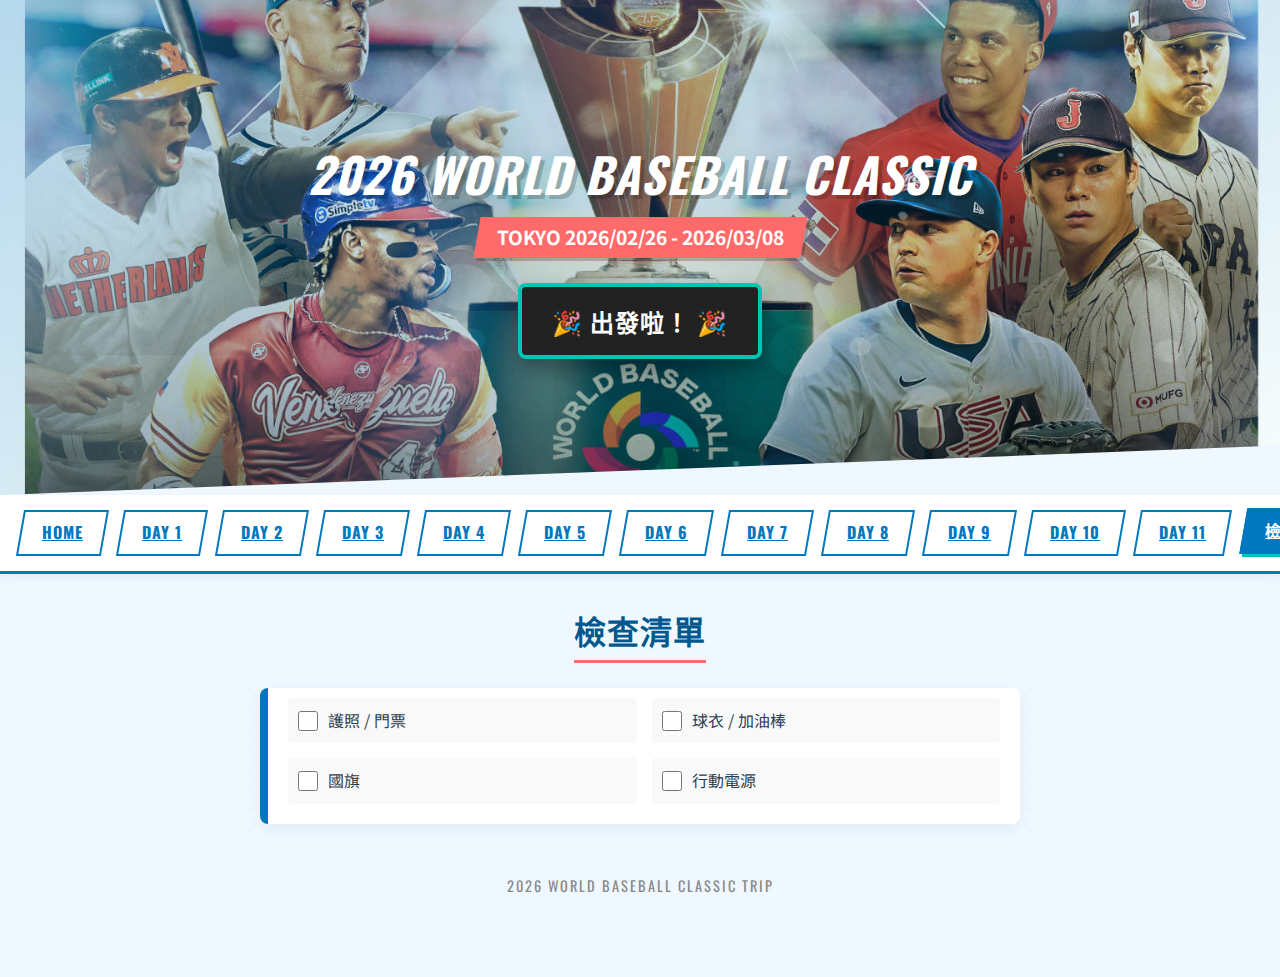
<file: page/gear.html>
<!doctype html>
<html lang="zh-TW">
  <head>
    <meta charset="UTF-8" />
    <meta name="viewport" content="width=device-width, initial-scale=1.0" />
    <title>Day 1 - WBC 2026</title>
    <link
      href="https://fonts.googleapis.com/css2?family=Oswald:wght@400;500;700&family=Noto+Sans+TC:wght@400;700&display=swap"
      rel="stylesheet"
    />
    <link rel="stylesheet" href="../css/style.css" />
  </head>
  <body>
    <header>
      <h1>2026 WORLD BASEBALL CLASSIC</h1>
      <div class="tagline"><span>TOKYO 2026/02/26 - 2026/03/08</span></div>

      <div id="countdown-box">
        <p>GAME START IN</p>
        <div class="timer">
          <div><span id="days">00</span><small>DAYS</small></div>
          <div><span id="hours">00</span><small>HRS</small></div>
          <div><span id="minutes">00</span><small>MINS</small></div>
          <div><span id="seconds">00</span><small>SECS</small></div>
        </div>
      </div>
    </header>
    <div class="nav-container">
      <div class="nav-wrapper">
        <a href="../index.html" class="tab-btn"><span>HOME</span></a>
        <a href="day1.html" class="tab-btn"><span>DAY 1</span></a>
        <a href="day2.html" class="tab-btn"><span>DAY 2</span></a>
        <a href="day3.html" class="tab-btn"><span>DAY 3</span></a>
        <a href="day4.html" class="tab-btn"><span>DAY 4</span></a>
        <a href="day5.html" class="tab-btn"><span>DAY 5</span></a>
        <a href="day6.html" class="tab-btn"><span>DAY 6</span></a>
        <a href="day7.html" class="tab-btn"><span>DAY 7</span></a>
        <a href="day8.html" class="tab-btn"><span>DAY 8</span></a>
        <a href="day9.html" class="tab-btn"><span>DAY 9</span></a>
        <a href="day10.html" class="tab-btn"><span>DAY 10</span></a>
        <a href="day11.html" class="tab-btn"><span>DAY 11</span></a>
        <a href="gear.html" class="tab-btn active"><span>檢查清單</span></a>
        <a href="notes.html" class="tab-btn"><span>注意事項</span></a>
      </div>
    </div>

    <div class="container">
      <h2 class="section-title">檢查清單</h2>
      <div class="day-card">
        <div class="day-body">
          <div style="display: grid; grid-template-columns: 1fr 1fr; gap: 15px">
            <label
              style="
                display: flex;
                align-items: center;
                gap: 10px;
                padding: 10px;
                background: #f9f9f9;
                border-radius: 4px;
              "
            >
              <input
                type="checkbox"
                style="
                  width: 20px;
                  height: 20px;
                  accent-color: var(--primary-color);
                "
              />
              <span>護照 / 門票</span>
            </label>
            <label
              style="
                display: flex;
                align-items: center;
                gap: 10px;
                padding: 10px;
                background: #f9f9f9;
                border-radius: 4px;
              "
            >
              <input
                type="checkbox"
                style="
                  width: 20px;
                  height: 20px;
                  accent-color: var(--primary-color);
                "
              />
              <span>球衣 / 加油棒</span>
            </label>
            <label
              style="
                display: flex;
                align-items: center;
                gap: 10px;
                padding: 10px;
                background: #f9f9f9;
                border-radius: 4px;
              "
            >
              <input
                type="checkbox"
                style="
                  width: 20px;
                  height: 20px;
                  accent-color: var(--primary-color);
                "
              />
              <span>國旗</span>
            </label>
            <label
              style="
                display: flex;
                align-items: center;
                gap: 10px;
                padding: 10px;
                background: #f9f9f9;
                border-radius: 4px;
              "
            >
              <input
                type="checkbox"
                style="
                  width: 20px;
                  height: 20px;
                  accent-color: var(--primary-color);
                "
              />
              <span>行動電源</span>
            </label>
          </div>
        </div>
      </div>
    </div>

    <footer>
      <p>2026 WORLD BASEBALL CLASSIC TRIP</p>
    </footer>

    <script src="../js/script.js"></script>
  </body>
</html>
</file>
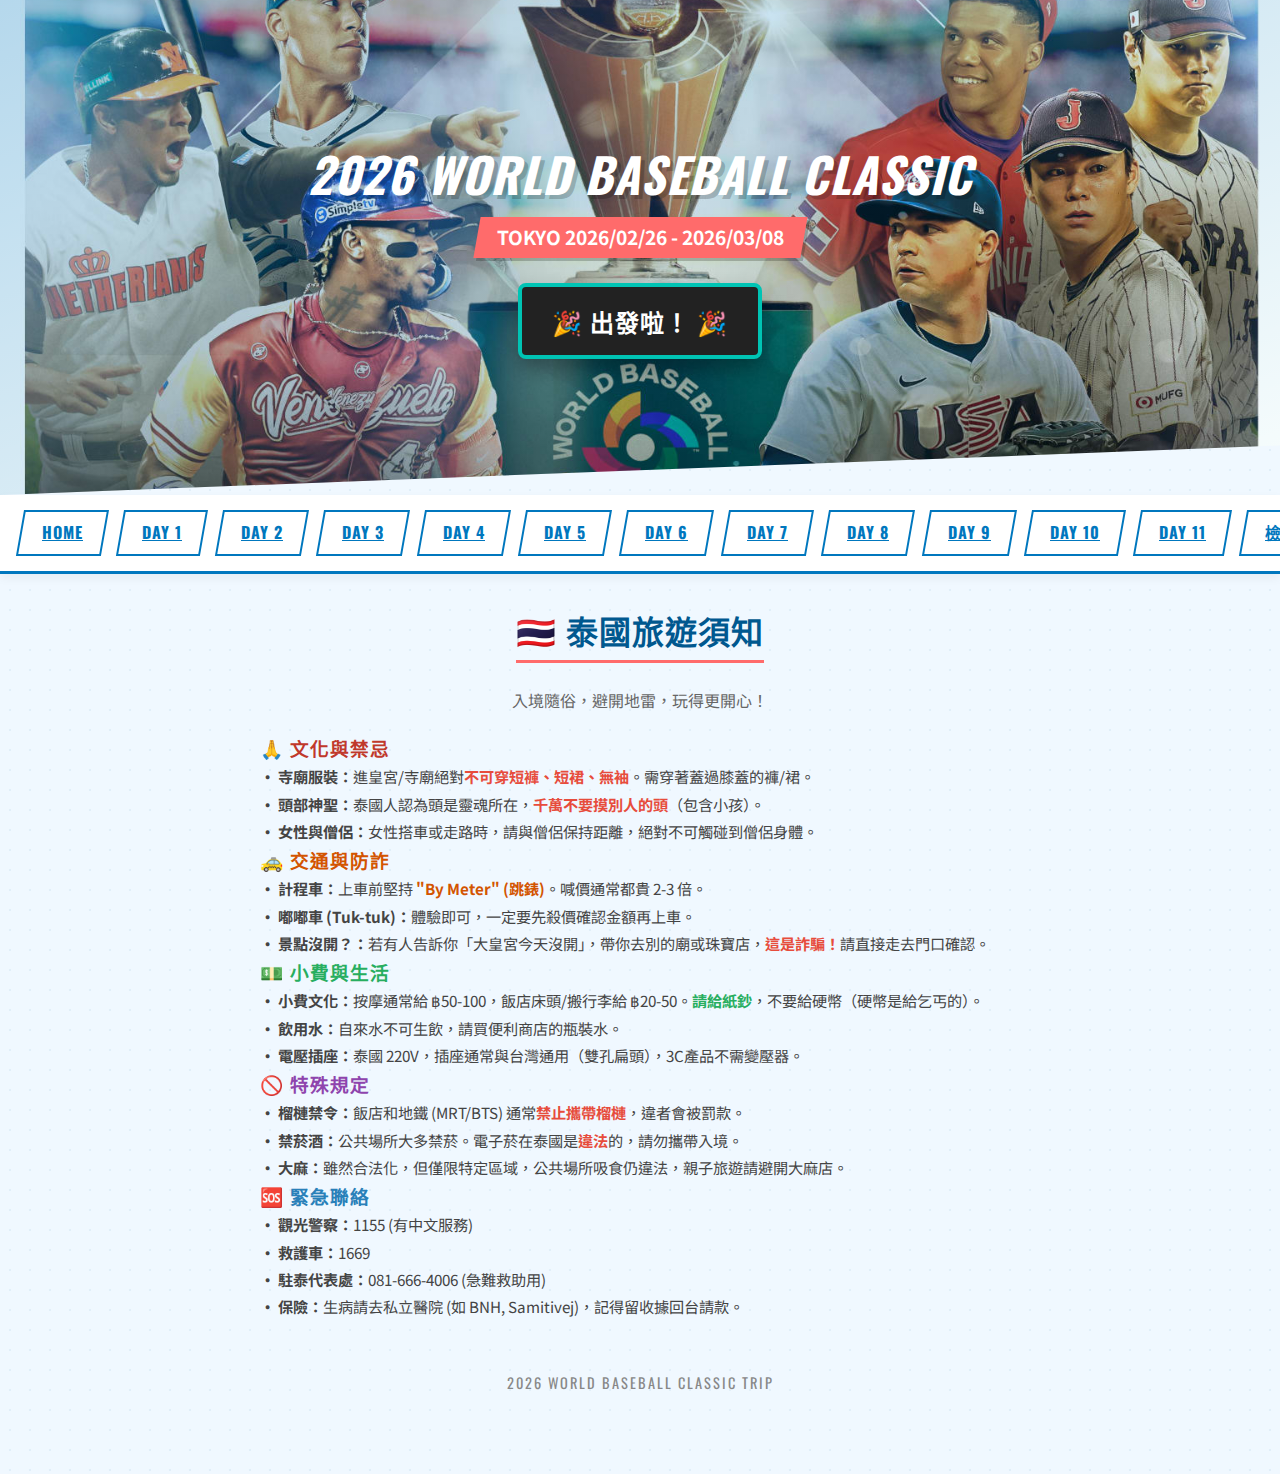
<file: page/notes.html>
<!doctype html>
<html lang="zh-TW">
  <head>
    <meta charset="UTF-8" />
    <meta name="viewport" content="width=device-width, initial-scale=1.0" />
    <title>Day 1 - WBC 2026</title>
    <link
      href="https://fonts.googleapis.com/css2?family=Oswald:wght@400;500;700&family=Noto+Sans+TC:wght@400;700&display=swap"
      rel="stylesheet"
    />
    <link rel="stylesheet" href="../css/style.css" />
  </head>
  <body>
    <header>
      <h1>2026 WORLD BASEBALL CLASSIC</h1>
      <div class="tagline"><span>TOKYO 2026/02/26 - 2026/03/08</span></div>

      <div id="countdown-box">
        <p>GAME START IN</p>
        <div class="timer">
          <div><span id="days">00</span><small>DAYS</small></div>
          <div><span id="hours">00</span><small>HRS</small></div>
          <div><span id="minutes">00</span><small>MINS</small></div>
          <div><span id="seconds">00</span><small>SECS</small></div>
        </div>
      </div>
    </header>
    <div class="nav-container">
      <div class="nav-wrapper">
        <a href="../index.html" class="tab-btn"><span>HOME</span></a>
        <a href="day1.html" class="tab-btn"><span>DAY 1</span></a>
        <a href="day2.html" class="tab-btn"><span>DAY 2</span></a>
        <a href="day3.html" class="tab-btn"><span>DAY 3</span></a>
        <a href="day4.html" class="tab-btn"><span>DAY 4</span></a>
        <a href="day5.html" class="tab-btn"><span>DAY 5</span></a>
        <a href="day6.html" class="tab-btn"><span>DAY 6</span></a>
        <a href="day7.html" class="tab-btn"><span>DAY 7</span></a>
        <a href="day8.html" class="tab-btn"><span>DAY 8</span></a>
        <a href="day9.html" class="tab-btn"><span>DAY 9</span></a>
        <a href="day10.html" class="tab-btn"><span>DAY 10</span></a>
        <a href="day11.html" class="tab-btn"><span>DAY 11</span></a>
        <a href="gear.html" class="tab-btn"><span>檢查清單</span></a>
        <a href="notes.html" class="tab-btn active"><span>注意事項</span></a>
      </div>
    </div>

    <div class="container">
      <h2 class="section-title">🇹🇭 泰國旅遊須知</h2>
      <p style="text-align: center; color: #666; margin-bottom: 20px">
        入境隨俗，避開地雷，玩得更開心！
      </p>

      <div class="checklist-grid">
        <div class="check-category" style="border-top-color: #e74c3c">
          <h3 style="color: #c0392b">🙏 文化與禁忌</h3>
          <div style="font-size: 0.95rem; color: #444; line-height: 1.8">
            <p>
              <strong>• 寺廟服裝：</strong>進皇宮/寺廟絕對<span
                style="color: #e74c3c; font-weight: bold"
                >不可穿短褲、短裙、無袖</span
              >。需穿著蓋過膝蓋的褲/裙。
            </p>
            <p>
              <strong>• 頭部神聖：</strong>泰國人認為頭是靈魂所在，<span
                style="color: #e74c3c; font-weight: bold"
                >千萬不要摸別人的頭</span
              >（包含小孩）。
            </p>
            <p>
              <strong>• 女性與僧侶：</strong
              >女性搭車或走路時，請與僧侶保持距離，絕對不可觸碰到僧侶身體。
            </p>
          </div>
        </div>

        <div class="check-category" style="border-top-color: #f39c12">
          <h3 style="color: #d35400">🚕 交通與防詐</h3>
          <div style="font-size: 0.95rem; color: #444; line-height: 1.8">
            <p>
              <strong>• 計程車：</strong>上車前堅持
              <span style="color: #d35400; font-weight: bold"
                >"By Meter" (跳錶)</span
              >。喊價通常都貴 2-3 倍。
            </p>
            <p>
              <strong>• 嘟嘟車 (Tuk-tuk)：</strong
              >體驗即可，一定要先殺價確認金額再上車。
            </p>
            <p>
              <strong>• 景點沒開？：</strong
              >若有人告訴你「大皇宮今天沒開」，帶你去別的廟或珠寶店，<span
                style="color: #e74c3c; font-weight: bold"
                >這是詐騙！</span
              >請直接走去門口確認。
            </p>
          </div>
        </div>

        <div class="check-category" style="border-top-color: #27ae60">
          <h3 style="color: #27ae60">💵 小費與生活</h3>
          <div style="font-size: 0.95rem; color: #444; line-height: 1.8">
            <p>
              <strong>• 小費文化：</strong>按摩通常給 ฿50-100，飯店床頭/搬行李給
              ฿20-50。<span style="color: #27ae60; font-weight: bold"
                >請給紙鈔</span
              >，不要給硬幣（硬幣是給乞丐的）。
            </p>
            <p>
              <strong>• 飲用水：</strong>自來水不可生飲，請買便利商店的瓶裝水。
            </p>
            <p>
              <strong>• 電壓插座：</strong>泰國
              220V，插座通常與台灣通用（雙孔扁頭），3C產品不需變壓器。
            </p>
          </div>
        </div>

        <div class="check-category" style="border-top-color: #8e44ad">
          <h3 style="color: #8e44ad">🚫 特殊規定</h3>
          <div style="font-size: 0.95rem; color: #444; line-height: 1.8">
            <p>
              <strong>• 榴槤禁令：</strong>飯店和地鐵 (MRT/BTS) 通常<span
                style="color: #e74c3c; font-weight: bold"
                >禁止攜帶榴槤</span
              >，違者會被罰款。
            </p>
            <p>
              <strong>• 禁菸酒：</strong>公共場所大多禁菸。電子菸在泰國是<span
                style="color: #e74c3c; font-weight: bold"
                >違法</span
              >的，請勿攜帶入境。
            </p>
            <p>
              <strong>• 大麻：</strong
              >雖然合法化，但僅限特定區域，公共場所吸食仍違法，親子旅遊請避開大麻店。
            </p>
          </div>
        </div>

        <div class="check-category" style="border-top-color: #2980b9">
          <h3 style="color: #2980b9">🆘 緊急聯絡</h3>
          <div style="font-size: 0.95rem; color: #444; line-height: 1.8">
            <p><strong>• 觀光警察：</strong>1155 (有中文服務)</p>
            <p><strong>• 救護車：</strong>1669</p>
            <p><strong>• 駐泰代表處：</strong>081-666-4006 (急難救助用)</p>
            <p>
              <strong>• 保險：</strong>生病請去私立醫院 (如 BNH,
              Samitivej)，記得留收據回台請款。
            </p>
          </div>
        </div>
      </div>
    </div>

    <footer>
      <p>2026 WORLD BASEBALL CLASSIC TRIP</p>
    </footer>

    <script src="../js/script.js"></script>
  </body>
</html>
</file>
<file: css/style.css>
/* --- 0. WBC 方案二配色 (邁阿密 x 東京) --- */
:root {
  --primary-color: #0077be; /* 海洋藍 (東京/專業) */
  --primary-dark: #00588f; /* 深藍 (用於文字) */
  --secondary-color: #ff6b6b; /* 珊瑚紅 (邁阿密/縫線) */
  --accent-color: #00c4b4; /* 邁阿密青 (亮點/按鈕) */
  --bg-color: #f0f8ff; /* 愛麗絲藍 (清爽背景) */
  --map-btn-color: #2980b9;
  --card-bg: #ffffff;
  --text-color: #2c3e50;
}

* {
  box-sizing: border-box;
  margin: 0;
  padding: 0;
}

body {
  font-family: "Noto Sans TC", sans-serif; /* 內文用易讀黑體 */
  background-color: var(--bg-color);
  color: var(--text-color);
  line-height: 1.6;
  padding-bottom: 80px;
  background-image: radial-gradient(#e1eff9 1px, transparent 1px);
  background-size: 20px 20px; /* 點狀背景增加質感 */
}

/* 標題專用字體 */
h1,
h2,
h3,
.tab-btn,
.time,
.transit-tag {
  font-family: "Oswald", sans-serif;
  text-transform: uppercase; /* 強制大寫 */
  letter-spacing: 1px;
}

/* --- 1. Hero Section (球場氛圍) --- */
header {
  /* 棒球場圖片 */
  background-image:
    linear-gradient(
      to bottom right,
      rgba(0, 120, 190, 0.289),
      rgba(0, 196, 180, 0.026)
    ),
    url("../images/coverPage.jpeg");
  background-size: cover;
  background-position: center;
  min-height: 55vh;
  display: flex;
  flex-direction: column;
  justify-content: center;
  align-items: center;
  color: white;
  text-align: center;
  padding: 20px;
  clip-path: polygon(0 0, 100% 0, 100% 90%, 0 100%); /* 底部斜切設計 */
}

header h1 {
  font-size: 3rem;
  margin-bottom: 5px;
  text-shadow: 4px 4px 0px rgba(0, 0, 0, 0.2); /* 運動風硬陰影 */
  font-style: italic; /* 斜體更有速度感 */
}

.tagline {
  font-size: 1.2rem;
  background-color: var(--secondary-color);
  padding: 5px 20px;
  transform: skew(-10deg); /* 平行四邊形背景 */
  margin-bottom: 25px;
  font-weight: bold;
  box-shadow: 3px 3px 0 rgba(0, 0, 0, 0.2);
}
.tagline span {
  display: block;
  transform: skew(10deg); /* 文字轉正 */
}

/* 計分板倒數計時器 */
#countdown-box {
  background: #222;
  border: 4px solid var(--accent-color);
  padding: 15px 30px;
  border-radius: 8px;
  box-shadow: 0 10px 20px rgba(0, 0, 0, 0.3);
}
#countdown-box p {
  color: var(--accent-color);
  margin-bottom: 5px;
  font-weight: bold;
  font-family: "Oswald";
}

.timer {
  display: flex;
  gap: 15px;
  justify-content: center;
}
.timer div {
  display: flex;
  flex-direction: column;
  align-items: center;
}
.timer span {
  font-size: 2rem;
  font-weight: bold;
  color: #fff;
  font-family: "Courier New", monospace; /* 仿電子鐘字體 */
  background: #333;
  padding: 5px 10px;
  border-radius: 4px;
  line-height: 1;
}
.timer small {
  font-size: 0.7rem;
  color: #ccc;
  margin-top: 5px;
  font-family: "Noto Sans TC";
}

/* --- 2. 導覽分頁 (運動風按鈕) --- */
.nav-container {
  background: white;
  box-shadow: 0 4px 10px rgba(0, 0, 0, 0.05);
  position: sticky;
  top: 0;
  z-index: 100;
  padding: 15px 0;
  overflow-x: auto;
  border-bottom: 3px solid var(--primary-color);
}

.nav-wrapper {
  display: flex;
  justify-content: flex-start;
  min-width: max-content;
  padding: 0 20px;
  gap: 15px;
}

@media (min-width: 601px) {
  .nav-wrapper {
    justify-content: center;
  }
}

.tab-btn {
  border: 2px solid var(--primary-color);
  background: white;
  padding: 8px 20px;
  font-size: 1rem;
  cursor: pointer;
  color: var(--primary-color);
  font-weight: bold;
  transition: all 0.2s;
  transform: skew(-10deg); /* 按鈕也是斜的 */
}

.tab-btn span {
  display: block;
  transform: skew(10deg);
} /* 文字轉正 */

.tab-btn.active {
  background-color: var(--primary-color);
  color: white;
  box-shadow: 3px 3px 0 var(--accent-color); /* 硬陰影 */
  transform: skew(-10deg) translateY(-2px);
}

/* --- 3. 內容區塊 --- */
.container {
  max-width: 800px;
  margin: 30px auto;
  padding: 0 20px;
}
.tab-content {
  display: none;
  animation: slideUp 0.4s ease;
}
.tab-content.active {
  display: block;
}
@keyframes slideUp {
  from {
    opacity: 0;
    transform: translateY(20px);
  }
  to {
    opacity: 1;
    transform: translateY(0);
  }
}

.section-title {
  text-align: center;
  margin-bottom: 25px;
  font-size: 2rem;
  color: var(--primary-dark);
  border-bottom: 3px solid var(--secondary-color);
  display: inline-block;
  padding-bottom: 5px;
  /* 讓標題置中 */
  position: relative;
  left: 50%;
  transform: translateX(-50%);
}

/* --- 4. 行程卡片 (棒球風格) --- */
.day-card {
  background: var(--card-bg);
  border-radius: 8px;
  overflow: hidden;
  box-shadow: 0 5px 15px rgba(0, 0, 0, 0.05);
  margin-bottom: 25px;
  border-left: 8px solid var(--primary-color); /* 粗邊框 */
}

.day-header {
  background: linear-gradient(to right, #f8f9fa, #fff);
  color: var(--primary-dark);
  padding: 15px 20px;
  display: flex;
  justify-content: space-between;
  align-items: center;
  border-bottom: 2px dashed var(--secondary-color); /* ★★★ 棒球縫線設計 ★★★ */
}
.day-header h3 {
  font-size: 1.4rem;
  font-style: italic;
}
.day-header span {
  font-weight: bold;
  color: var(--secondary-color);
  font-family: "Oswald";
  font-size: 1.1rem;
}

.day-body {
  padding: 10px 20px 20px;
}

.activity-list {
  list-style: none;
}
.activity-list li.activity {
  padding: 15px 0;
  border-bottom: 1px solid #eee;
  display: flex;
  align-items: flex-start;
}

.time {
  font-weight: bold;
  color: var(--primary-color);
  width: 70px;
  flex-shrink: 0;
  margin-top: 2px;
  font-size: 1.1rem;
}

.detail-wrapper {
  display: flex;
  flex-direction: column;
  gap: 5px;
}

.location-badge {
  display: inline-block;
  font-size: 0.8rem;
  color: var(--map-btn-color);
  text-decoration: none;
  background: #eaf6ff;
  padding: 2px 10px;
  border-radius: 12px;
  width: fit-content;
  transition: all 0.2s;
  font-weight: bold;
}
.location-badge:hover {
  background-color: var(--map-btn-color);
  color: white;
}

/* --- 5. 交通卡片 (WBC 風格) --- */
.transit-app-card {
  background: white;
  border-radius: 8px;
  border: 1px solid #e0e0e0;
  margin: 15px 0;
  overflow: hidden;
}
.transit-header {
  background-color: #f0f4f8;
  padding: 12px 15px;
  display: flex;
  justify-content: space-between;
  align-items: center;
  cursor: pointer;
  border-left: 5px solid var(--secondary-color); /* 縫線紅邊框 */
}
.transit-tag {
  background-color: var(--primary-color);
  color: white;
  border-radius: 0;
  transform: skew(-10deg);
  display: inline-block;
  margin-right: 5px;
}
.transit-tag span {
  display: block;
  transform: skew(10deg);
} /* 文字轉正 */

.transit-body {
  display: none;
  padding: 15px;
  animation: slideUp 0.3s ease;
}
.transit-app-card.open .transit-body {
  display: block;
}

/* 圓點與線改為官方藍 */
.t-line-bar {
  background: var(--primary-color);
  width: 4px;
}
.t-station-dot {
  border-color: var(--primary-color);
  border-width: 3px;
}

footer {
  text-align: center;
  margin-top: 50px;
  color: #888;
  font-size: 0.9rem;
  font-family: "Oswald";
  text-transform: uppercase;
  letter-spacing: 2px;
}

/* --- ★★★ WBC 棒球風格交通卡 (The Base Path) ★★★ --- */
.wbc-transit-card {
  background: white;
  border-radius: 4px; /* 稍微方一點，比較像票券 */
  box-shadow: 0 4px 0 rgba(0, 0, 0, 0.1); /* 硬陰影，運動風 */
  border: 2px solid var(--primary-color);
  margin: 20px 0;
  overflow: hidden;
  font-family: "Noto Sans TC", sans-serif;
}

/* 1. 卡片頭部 (像是球賽門票 Header) */
.wbc-transit-header {
  background-color: var(--primary-color);
  color: white;
  padding: 12px 15px;
  display: flex;
  justify-content: space-between;
  align-items: center;
  cursor: pointer;
  border-bottom: 2px dashed white; /* 票券撕線效果 */
}

.wbc-th-left {
  display: flex;
  flex-direction: column;
  gap: 2px;
}
.wbc-th-route {
  font-family: "Oswald";
  font-size: 1.1rem;
  letter-spacing: 1px;
  display: flex;
  align-items: center;
  gap: 8px;
}
.wbc-th-time {
  font-size: 0.85rem;
  opacity: 0.9;
  font-family: "Oswald";
}

/* 交通工具標籤 (如 FLIGHT) */
.wbc-tag {
  background-color: var(--secondary-color); /* 縫線紅 */
  color: white;
  padding: 2px 8px;
  font-size: 0.8rem;
  transform: skew(-10deg); /* 斜角設計 */
  font-weight: bold;
}
.wbc-tag span {
  display: block;
  transform: skew(10deg);
}

/* 2. 卡片內容 (球場紅土/壘包風格) */
.wbc-transit-body {
  display: none; /* 預設隱藏 */
  padding: 20px 15px;
  background-color: #fff;
  /* 淡淡的條紋背景，像球衣 */
  background-image: repeating-linear-gradient(
    45deg,
    #fcfcfc 0,
    #fcfcfc 10px,
    #f4f4f4 10px,
    #f4f4f4 20px
  );
}
.wbc-transit-card.open .wbc-transit-body {
  display: block;
  animation: slideIn 0.3s;
}

/* 3. 棒球縫線時間軸 */
.wbc-timeline {
  padding-left: 5px;
}
.wbc-row {
  display: flex;
  position: relative;
}

/* 時間 */
.wbc-time {
  width: 55px;
  text-align: right;
  font-family: "Oswald";
  font-weight: bold;
  font-size: 1.1rem;
  color: var(--primary-dark);
  padding-right: 15px;
}

/* 中間線條 (重點！) */
.wbc-line-col {
  width: 30px;
  display: flex;
  flex-direction: column;
  align-items: center;
}

/* ★ 縫線設計 ★ */
.wbc-stitch-line {
  width: 4px;
  background: transparent;
  border-left: 3px dashed var(--secondary-color); /* 紅色虛線 */
  flex-grow: 1;
  min-height: 40px;
  margin-left: 1px; /* 微調置中 */
}

/* ★ 壘包設計 (菱形) ★ */
.wbc-base-dot {
  width: 14px;
  height: 14px;
  background: white;
  border: 3px solid var(--primary-color);
  transform: rotate(45deg); /* 旋轉變成菱形壘包 */
  z-index: 2;
  margin-top: 6px;
  box-shadow: 2px 2px 0 rgba(0, 0, 0, 0.1);
}

/* 內容文字 */
.wbc-content {
  flex: 1;
  padding-left: 15px;
  padding-bottom: 30px;
}
.wbc-station {
  font-weight: bold;
  font-size: 1rem;
  color: #222;
  margin-bottom: 5px;
}
.wbc-info {
  font-size: 0.85rem;
  color: #555;
  background: rgba(255, 255, 255, 0.9);
  border: 1px solid #ddd;
  padding: 8px;
  border-left: 4px solid var(--accent-color); /* 左側青色線條 */
}

/* 收尾處理 */
.wbc-row:last-child .wbc-content {
  padding-bottom: 0;
}
.wbc-row:last-child .wbc-stitch-line {
  display: none;
}

/* 費用區 */
.wbc-cost {
  margin-top: 15px;
  border-top: 2px solid #eee;
  padding-top: 10px;
  display: flex;
  justify-content: space-between;
  font-family: "Oswald";
  color: var(--primary-dark);
}

/* --- 首頁專用樣式：賽程儀表板 --- */
.dashboard-grid {
  display: grid;
  grid-template-columns: repeat(auto-fit, minmax(280px, 1fr));
  gap: 20px;
  margin-top: 20px;
}

/* 每一天的按鈕卡片 */
.schedule-card {
  background: white;
  border: 2px solid #e0e0e0;
  border-radius: 8px;
  padding: 20px;
  text-decoration: none; /* 去除底線 */
  transition: all 0.2s;
  display: flex;
  align-items: center;
  justify-content: space-between;
  position: relative;
  overflow: hidden;
}

/* 懸停效果：變色 + 浮起 */
.schedule-card:hover {
  border-color: var(--primary-color);
  transform: translateY(-5px);
  box-shadow: 0 5px 15px rgba(0, 119, 190, 0.2);
}

/* 左側：日期與天數 */
.sc-left h3 {
  color: var(--primary-color);
  font-size: 1.5rem;
  margin-bottom: 5px;
  font-style: italic;
}
.sc-left span {
  color: #666;
  font-size: 0.9rem;
  font-weight: bold;
  font-family: "Noto Sans TC";
}

/* 右側：箭頭 */
.sc-arrow {
  font-size: 1.5rem;
  color: var(--secondary-color);
  font-weight: bold;
}

/* 裝飾：角落的縫線 */
.schedule-card::after {
  content: "";
  position: absolute;
  top: -10px;
  right: -10px;
  width: 40px;
  height: 40px;
  background: var(--secondary-color);
  transform: rotate(45deg);
}

/* 特別強調：比賽日 (Day 2, Day ?) */
.schedule-card.game-day {
  border-color: var(--secondary-color);
  background: #fff5f5;
}
.schedule-card.game-day h3 {
  color: var(--secondary-color);
}

.section-desc {
  text-align: center;
  color: #666;
  margin-bottom: 20px;
}
</file>
